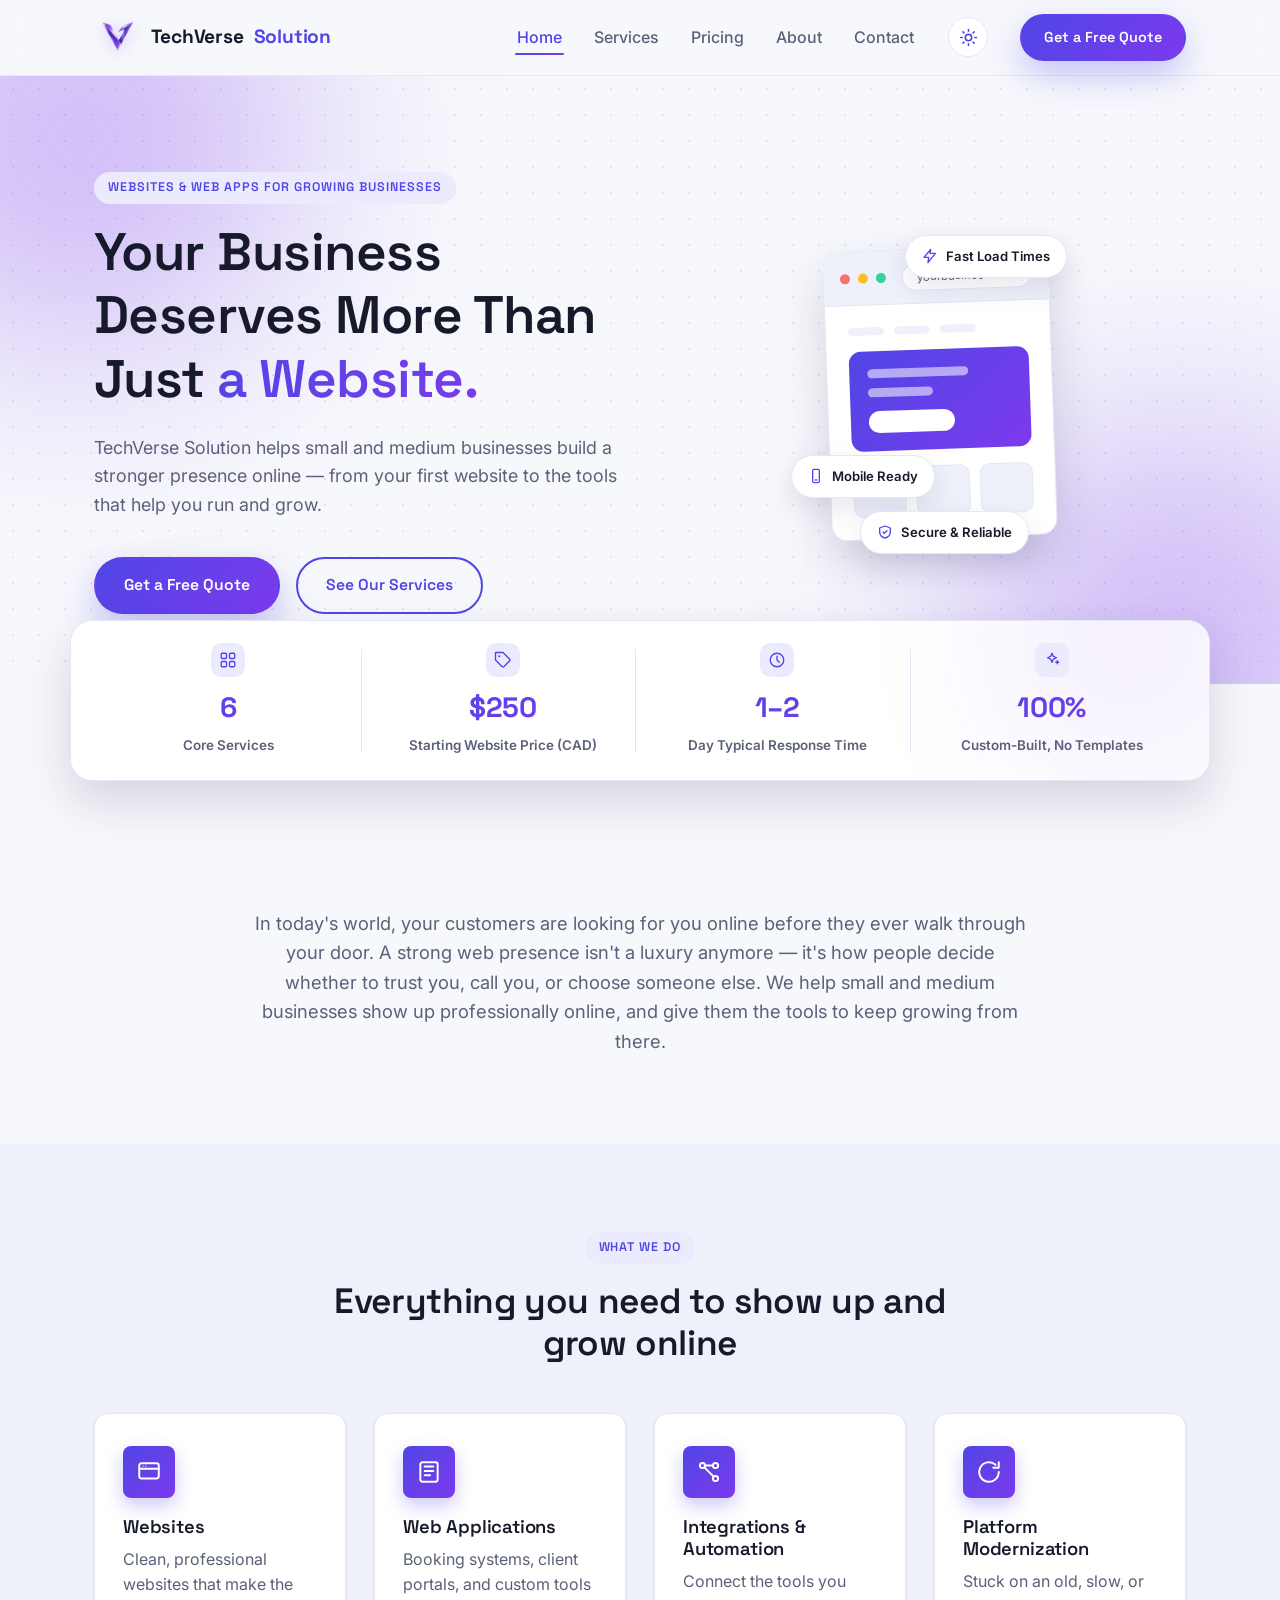
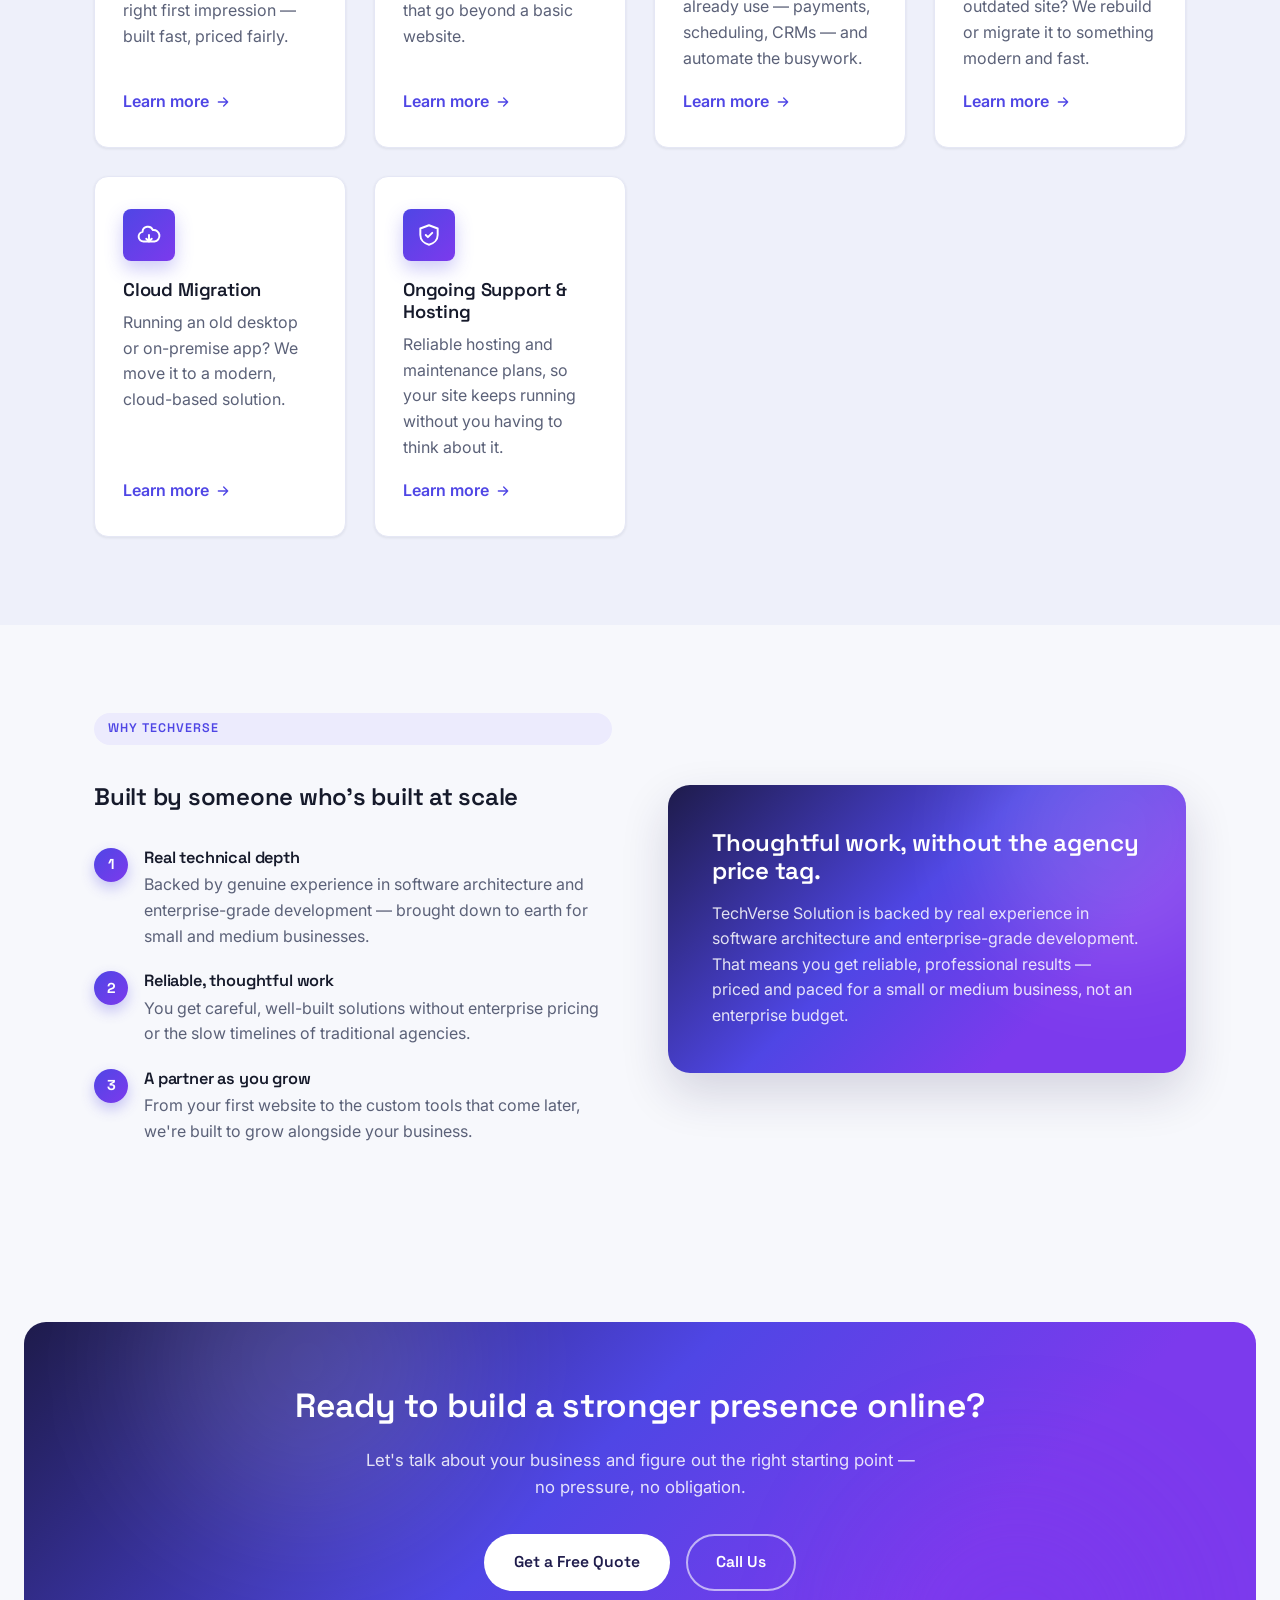
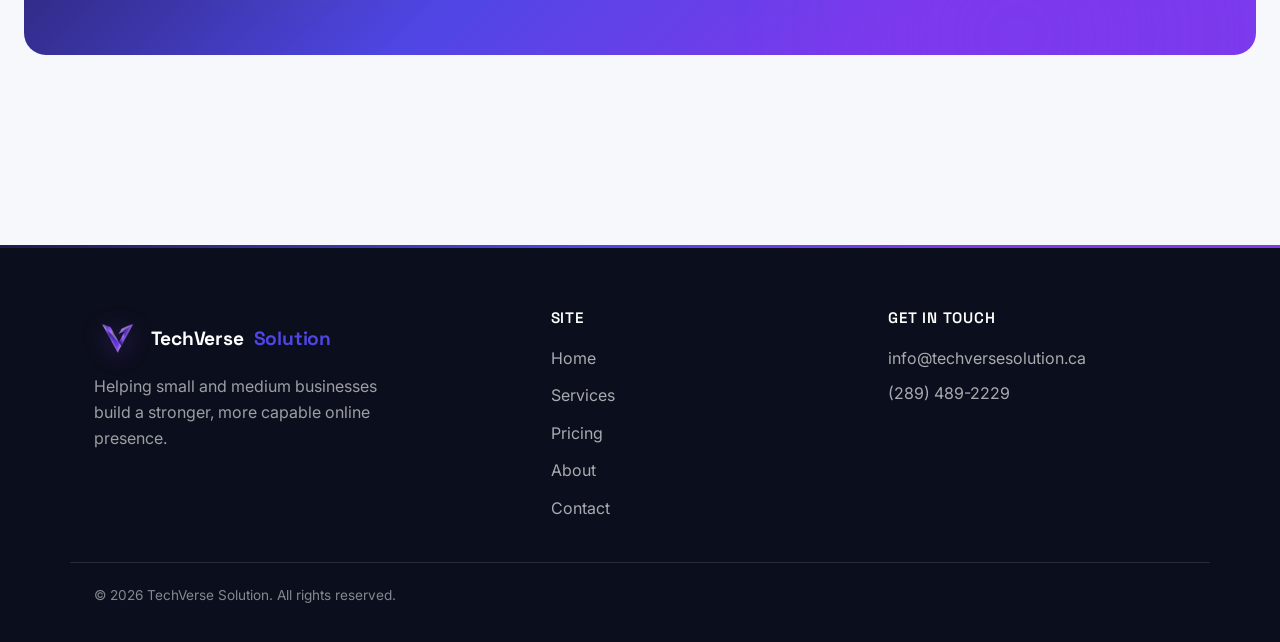
<file: index.html>
<!DOCTYPE html>
<html lang="en">
<head>
<meta charset="UTF-8" />
<script>document.documentElement.classList.add('js');</script>
<script>
(function () {
  var theme = null;
  try { theme = localStorage.getItem('tv-theme'); } catch (e) {}
  if (theme !== 'light' && theme !== 'dark') {
    var hour = new Date().getHours();
    theme = (hour >= 7 && hour < 19) ? 'light' : 'dark';
  }
  document.documentElement.setAttribute('data-theme', theme);
})();
</script>
<meta name="viewport" content="width=device-width, initial-scale=1.0" />
<title>TechVerse Solution | Websites &amp; Web Apps for Small Businesses</title>
<meta name="description" content="TechVerse Solution helps small and medium businesses build a stronger online presence — from professional websites to booking systems, integrations, and ongoing support." />
<link rel="preconnect" href="https://fonts.googleapis.com" />
<link rel="preconnect" href="https://fonts.gstatic.com" crossorigin />
<link href="https://fonts.googleapis.com/css2?family=Inter:wght@400;500;600;700&family=Space+Grotesk:wght@500;600;700&display=swap" rel="stylesheet" />
<link rel="stylesheet" href="css/styles.css" />
<link rel="icon" type="image/x-icon" href="favicon.ico" />
<link rel="icon" type="image/png" sizes="32x32" href="favicon-32x32.png" />
<link rel="icon" type="image/png" sizes="16x16" href="favicon-16x16.png" />
<link rel="apple-touch-icon" href="apple-touch-icon.png" />
</head>
<body>

<svg width="0" height="0" style="position:absolute" aria-hidden="true"><defs><linearGradient id="tvGrad" x1="0" y1="0" x2="1" y2="1"><stop offset="0%" stop-color="#4f46e5"/><stop offset="100%" stop-color="#7c3aed"/></linearGradient></defs></svg>

<header class="site-header">
  <div class="container header-inner">
    <a href="index.html" class="logo"><img class="logo-icon" src="img/v-logo.png" alt="TechVerse Solution logo" />TechVerse <span>Solution</span></a>
    <button class="nav-toggle" id="navToggle" aria-label="Toggle navigation" aria-expanded="false">
      <span></span><span></span><span></span>
    </button>
    <nav class="site-nav" id="siteNav">
      <ul>
        <li><a href="index.html" class="active" aria-current="page">Home</a></li>
        <li><a href="services.html">Services</a></li>
        <li><a href="pricing.html">Pricing</a></li>
        <li><a href="about.html">About</a></li>
        <li><a href="contact.html">Contact</a></li>
      </ul>
      <button type="button" class="theme-toggle" id="themeToggle" aria-label="Switch to dark mode" title="Switch to dark mode">
        <svg class="icon-sun" viewBox="0 0 24 24" fill="none" stroke="currentColor" stroke-width="2" stroke-linecap="round" stroke-linejoin="round"><circle cx="12" cy="12" r="4"/><path d="M12 2v2M12 20v2M4.93 4.93l1.41 1.41M17.66 17.66l1.41 1.41M2 12h2M20 12h2M6.34 17.66l-1.41 1.41M19.07 4.93l-1.41 1.41"/></svg>
        <svg class="icon-moon" viewBox="0 0 24 24" fill="none" stroke="currentColor" stroke-width="2" stroke-linecap="round" stroke-linejoin="round"><path d="M21 12.79A9 9 0 1 1 11.21 3a7 7 0 0 0 9.79 9.79Z"/></svg>
      </button>
      <a href="contact.html" class="btn btn-primary nav-cta">Get a Free Quote</a>
    </nav>
  </div>
</header>

<main>

  <!-- Hero -->
  <section class="hero">
    <div class="container hero-grid">
      <div class="hero-copy">
        <span class="eyebrow">Websites &amp; Web Apps for Growing Businesses</span>
        <h1>Your Business Deserves More Than Just <span class="text-gradient">a Website.</span></h1>
        <p class="lead">TechVerse Solution helps small and medium businesses build a stronger presence online — from your first website to the tools that help you run and grow.</p>
        <div class="cta-row">
          <a href="contact.html" class="btn btn-primary">Get a Free Quote</a>
          <a href="services.html" class="btn btn-secondary">See Our Services</a>
        </div>
      </div>
      <div class="hero-visual">
        <div class="browser-mock">
          <div class="browser-bar">
            <span class="dot dot-red"></span><span class="dot dot-yellow"></span><span class="dot dot-green"></span>
            <div class="browser-url">yourbusiness.com</div>
          </div>
          <div class="browser-body">
            <div class="mock-nav"><span></span><span></span><span></span></div>
            <div class="mock-hero">
              <div class="mock-line w-70"></div>
              <div class="mock-line w-50"></div>
              <div class="mock-btn"></div>
            </div>
            <div class="mock-grid">
              <div class="mock-card"></div>
              <div class="mock-card"></div>
              <div class="mock-card"></div>
            </div>
          </div>
        </div>
        <span class="floating-chip chip-1">
          <svg viewBox="0 0 24 24" fill="none" stroke="currentColor" stroke-width="2" stroke-linecap="round" stroke-linejoin="round"><path d="M13 2 3 14h7l-1 8 11-14h-8l1-6Z"/></svg>
          Fast Load Times
        </span>
        <span class="floating-chip chip-2">
          <svg viewBox="0 0 24 24" fill="none" stroke="currentColor" stroke-width="2" stroke-linecap="round" stroke-linejoin="round"><rect x="7" y="2" width="10" height="20" rx="2"/><path d="M11 18h2"/></svg>
          Mobile Ready
        </span>
        <span class="floating-chip chip-3">
          <svg viewBox="0 0 24 24" fill="none" stroke="currentColor" stroke-width="2" stroke-linecap="round" stroke-linejoin="round"><path d="M12 3 4 6v6c0 4.4 3.4 7.9 8 9 4.6-1.1 8-4.6 8-9V6l-8-3Z"/><path d="m9 12 2 2 4-4"/></svg>
          Secure &amp; Reliable
        </span>
      </div>
    </div>
  </section>

  <!-- Stats strip -->
  <section class="stats-strip">
    <div class="container stats-grid">
      <div class="stat">
        <div class="stat-icon">
          <svg viewBox="0 0 24 24" fill="none" stroke="currentColor" stroke-width="1.8" stroke-linecap="round" stroke-linejoin="round"><rect x="3" y="3" width="7" height="7" rx="1.5"/><rect x="14" y="3" width="7" height="7" rx="1.5"/><rect x="3" y="14" width="7" height="7" rx="1.5"/><rect x="14" y="14" width="7" height="7" rx="1.5"/></svg>
        </div>
        <span class="stat-num">6</span>
        <span class="stat-label">Core Services</span>
      </div>
      <div class="stat">
        <div class="stat-icon">
          <svg viewBox="0 0 24 24" fill="none" stroke="currentColor" stroke-width="1.8" stroke-linecap="round" stroke-linejoin="round"><path d="m20.59 13.41-7.17 7.17a2 2 0 0 1-2.83 0L2 12V2h10l8.59 8.59a2 2 0 0 1 0 2.82Z"/><circle cx="7" cy="7" r="1.4" fill="currentColor" stroke="none"/></svg>
        </div>
        <span class="stat-num">$250</span>
        <span class="stat-label">Starting Website Price (CAD)</span>
      </div>
      <div class="stat">
        <div class="stat-icon">
          <svg viewBox="0 0 24 24" fill="none" stroke="currentColor" stroke-width="1.8" stroke-linecap="round" stroke-linejoin="round"><circle cx="12" cy="12" r="9"/><path d="M12 7v5l3 3"/></svg>
        </div>
        <span class="stat-num">1–2</span>
        <span class="stat-label">Day Typical Response Time</span>
      </div>
      <div class="stat">
        <div class="stat-icon">
          <svg viewBox="0 0 24 24" fill="none" stroke="currentColor" stroke-width="1.8" stroke-linecap="round" stroke-linejoin="round"><path d="m12 3 1.9 4.3L18 9l-4.1 1.7L12 15l-1.9-4.3L6 9l4.1-1.7L12 3Z"/><path d="M19 13v4M17 15h4"/></svg>
        </div>
        <span class="stat-num">100%</span>
        <span class="stat-label">Custom-Built, No Templates</span>
      </div>
    </div>
  </section>

  <!-- Intro -->
  <section class="intro">
    <div class="container">
      <p>In today's world, your customers are looking for you online before they ever walk through your door. A strong web presence isn't a luxury anymore — it's how people decide whether to trust you, call you, or choose someone else. We help small and medium businesses show up professionally online, and give them the tools to keep growing from there.</p>
    </div>
  </section>

  <!-- Services overview -->
  <section class="section-alt">
    <div class="container">
      <div class="section-head">
        <span class="eyebrow">What We Do</span>
        <h2>Everything you need to show up and grow online</h2>
      </div>
      <div class="card-grid">

        <a href="services.html#website-design" class="card">
          <div class="card-icon">
            <svg viewBox="0 0 24 24" fill="none" stroke="currentColor" stroke-width="1.8" stroke-linecap="round" stroke-linejoin="round"><rect x="3" y="4" width="18" height="14" rx="2"/><path d="M3 9h18"/><circle cx="6.5" cy="6.5" r="0.6" fill="currentColor" stroke="none"/><circle cx="9" cy="6.5" r="0.6" fill="currentColor" stroke="none"/></svg>
          </div>
          <h3>Websites</h3>
          <p>Clean, professional websites that make the right first impression — built fast, priced fairly.</p>
          <span class="card-link">Learn more <svg viewBox="0 0 24 24" fill="none" stroke="currentColor" stroke-width="2" stroke-linecap="round" stroke-linejoin="round"><path d="M5 12h14M13 6l6 6-6 6"/></svg></span>
        </a>

        <a href="services.html#web-applications" class="card">
          <div class="card-icon">
            <svg viewBox="0 0 24 24" fill="none" stroke="currentColor" stroke-width="1.8" stroke-linecap="round" stroke-linejoin="round"><rect x="4" y="3" width="16" height="18" rx="2"/><path d="M8 7h8M8 11h8M8 15h5"/></svg>
          </div>
          <h3>Web Applications</h3>
          <p>Booking systems, client portals, and custom tools that go beyond a basic website.</p>
          <span class="card-link">Learn more <svg viewBox="0 0 24 24" fill="none" stroke="currentColor" stroke-width="2" stroke-linecap="round" stroke-linejoin="round"><path d="M5 12h14M13 6l6 6-6 6"/></svg></span>
        </a>

        <a href="services.html#integrations-automation" class="card">
          <div class="card-icon">
            <svg viewBox="0 0 24 24" fill="none" stroke="currentColor" stroke-width="1.8" stroke-linecap="round" stroke-linejoin="round"><circle cx="6" cy="6" r="2.4"/><circle cx="18" cy="18" r="2.4"/><path d="M7.7 7.7 16.3 16.3"/><circle cx="18" cy="6" r="2.4"/><path d="M8 6h7.6"/></svg>
          </div>
          <h3>Integrations &amp; Automation</h3>
          <p>Connect the tools you already use — payments, scheduling, CRMs — and automate the busywork.</p>
          <span class="card-link">Learn more <svg viewBox="0 0 24 24" fill="none" stroke="currentColor" stroke-width="2" stroke-linecap="round" stroke-linejoin="round"><path d="M5 12h14M13 6l6 6-6 6"/></svg></span>
        </a>

        <a href="services.html#modernization" class="card">
          <div class="card-icon">
            <svg viewBox="0 0 24 24" fill="none" stroke="currentColor" stroke-width="1.8" stroke-linecap="round" stroke-linejoin="round"><path d="M21 12a9 9 0 1 1-3-6.7"/><path d="M21 3v5h-5"/></svg>
          </div>
          <h3>Platform Modernization</h3>
          <p>Stuck on an old, slow, or outdated site? We rebuild or migrate it to something modern and fast.</p>
          <span class="card-link">Learn more <svg viewBox="0 0 24 24" fill="none" stroke="currentColor" stroke-width="2" stroke-linecap="round" stroke-linejoin="round"><path d="M5 12h14M13 6l6 6-6 6"/></svg></span>
        </a>

        <a href="services.html#cloud-migration" class="card">
          <div class="card-icon">
            <svg viewBox="0 0 24 24" fill="none" stroke="currentColor" stroke-width="1.8" stroke-linecap="round" stroke-linejoin="round"><path d="M7 18a4.5 4.5 0 0 1-1-8.9 5 5 0 0 1 9.6-1.7A4 4 0 0 1 17 18H7Z"/><path d="M12 12v6M9.5 15.5 12 18l2.5-2.5"/></svg>
          </div>
          <h3>Cloud Migration</h3>
          <p>Running an old desktop or on-premise app? We move it to a modern, cloud-based solution.</p>
          <span class="card-link">Learn more <svg viewBox="0 0 24 24" fill="none" stroke="currentColor" stroke-width="2" stroke-linecap="round" stroke-linejoin="round"><path d="M5 12h14M13 6l6 6-6 6"/></svg></span>
        </a>

        <a href="services.html#hosting-maintenance" class="card">
          <div class="card-icon">
            <svg viewBox="0 0 24 24" fill="none" stroke="currentColor" stroke-width="1.8" stroke-linecap="round" stroke-linejoin="round"><path d="M12 3 4 6v6c0 4.4 3.4 7.9 8 9 4.6-1.1 8-4.6 8-9V6l-8-3Z"/><path d="m9 12 2 2 4-4"/></svg>
          </div>
          <h3>Ongoing Support &amp; Hosting</h3>
          <p>Reliable hosting and maintenance plans, so your site keeps running without you having to think about it.</p>
          <span class="card-link">Learn more <svg viewBox="0 0 24 24" fill="none" stroke="currentColor" stroke-width="2" stroke-linecap="round" stroke-linejoin="round"><path d="M5 12h14M13 6l6 6-6 6"/></svg></span>
        </a>

      </div>
    </div>
  </section>

  <!-- Why TechVerse -->
  <section>
    <div class="container">
      <div class="why-block">
        <div class="why-list">
          <span class="eyebrow">Why TechVerse</span>
          <h2>Built by someone who's built at scale</h2>
          <div class="item">
            <span class="num">1</span>
            <div>
              <h4>Real technical depth</h4>
              <p>Backed by genuine experience in software architecture and enterprise-grade development — brought down to earth for small and medium businesses.</p>
            </div>
          </div>
          <div class="item">
            <span class="num">2</span>
            <div>
              <h4>Reliable, thoughtful work</h4>
              <p>You get careful, well-built solutions without enterprise pricing or the slow timelines of traditional agencies.</p>
            </div>
          </div>
          <div class="item">
            <span class="num">3</span>
            <div>
              <h4>A partner as you grow</h4>
              <p>From your first website to the custom tools that come later, we're built to grow alongside your business.</p>
            </div>
          </div>
        </div>
        <div class="panel">
          <h3>Thoughtful work, without the agency price tag.</h3>
          <p>TechVerse Solution is backed by real experience in software architecture and enterprise-grade development. That means you get reliable, professional results — priced and paced for a small or medium business, not an enterprise budget.</p>
        </div>
      </div>
    </div>
  </section>

  <!-- Closing CTA -->
  <section class="cta-section">
    <div class="cta-banner">
      <h2>Ready to build a stronger presence online?</h2>
      <p>Let's talk about your business and figure out the right starting point — no pressure, no obligation.</p>
      <div class="cta-row">
        <a href="contact.html" class="btn btn-on-dark">Get a Free Quote</a>
        <a href="tel:+12894892229" class="btn btn-outline-on-dark">Call Us</a>
      </div>
    </div>
  </section>

</main>

<footer class="site-footer">
  <div class="container footer-inner">
    <div class="footer-brand">
      <p class="logo"><img class="logo-icon" src="img/v-logo.png" alt="TechVerse Solution logo" />TechVerse <span>Solution</span></p>
      <p>Helping small and medium businesses build a stronger, more capable online presence.</p>
    </div>
    <div class="footer-links">
      <h3>Site</h3>
      <ul>
        <li><a href="index.html">Home</a></li>
        <li><a href="services.html">Services</a></li>
        <li><a href="pricing.html">Pricing</a></li>
        <li><a href="about.html">About</a></li>
        <li><a href="contact.html">Contact</a></li>
      </ul>
    </div>
    <div class="footer-contact">
      <h3>Get in Touch</h3>
      <p><a href="mailto:info@techversesolution.ca">info@techversesolution.ca</a></p>
      <p><a href="tel:+12894892229">(289) 489-2229</a></p>
    </div>
  </div>
  <div class="footer-bottom container">
    <p>&copy; <span id="year"></span> TechVerse Solution. All rights reserved.</p>
  </div>
</footer>

<script src="js/main.js"></script>
</body>
</html>
</file>
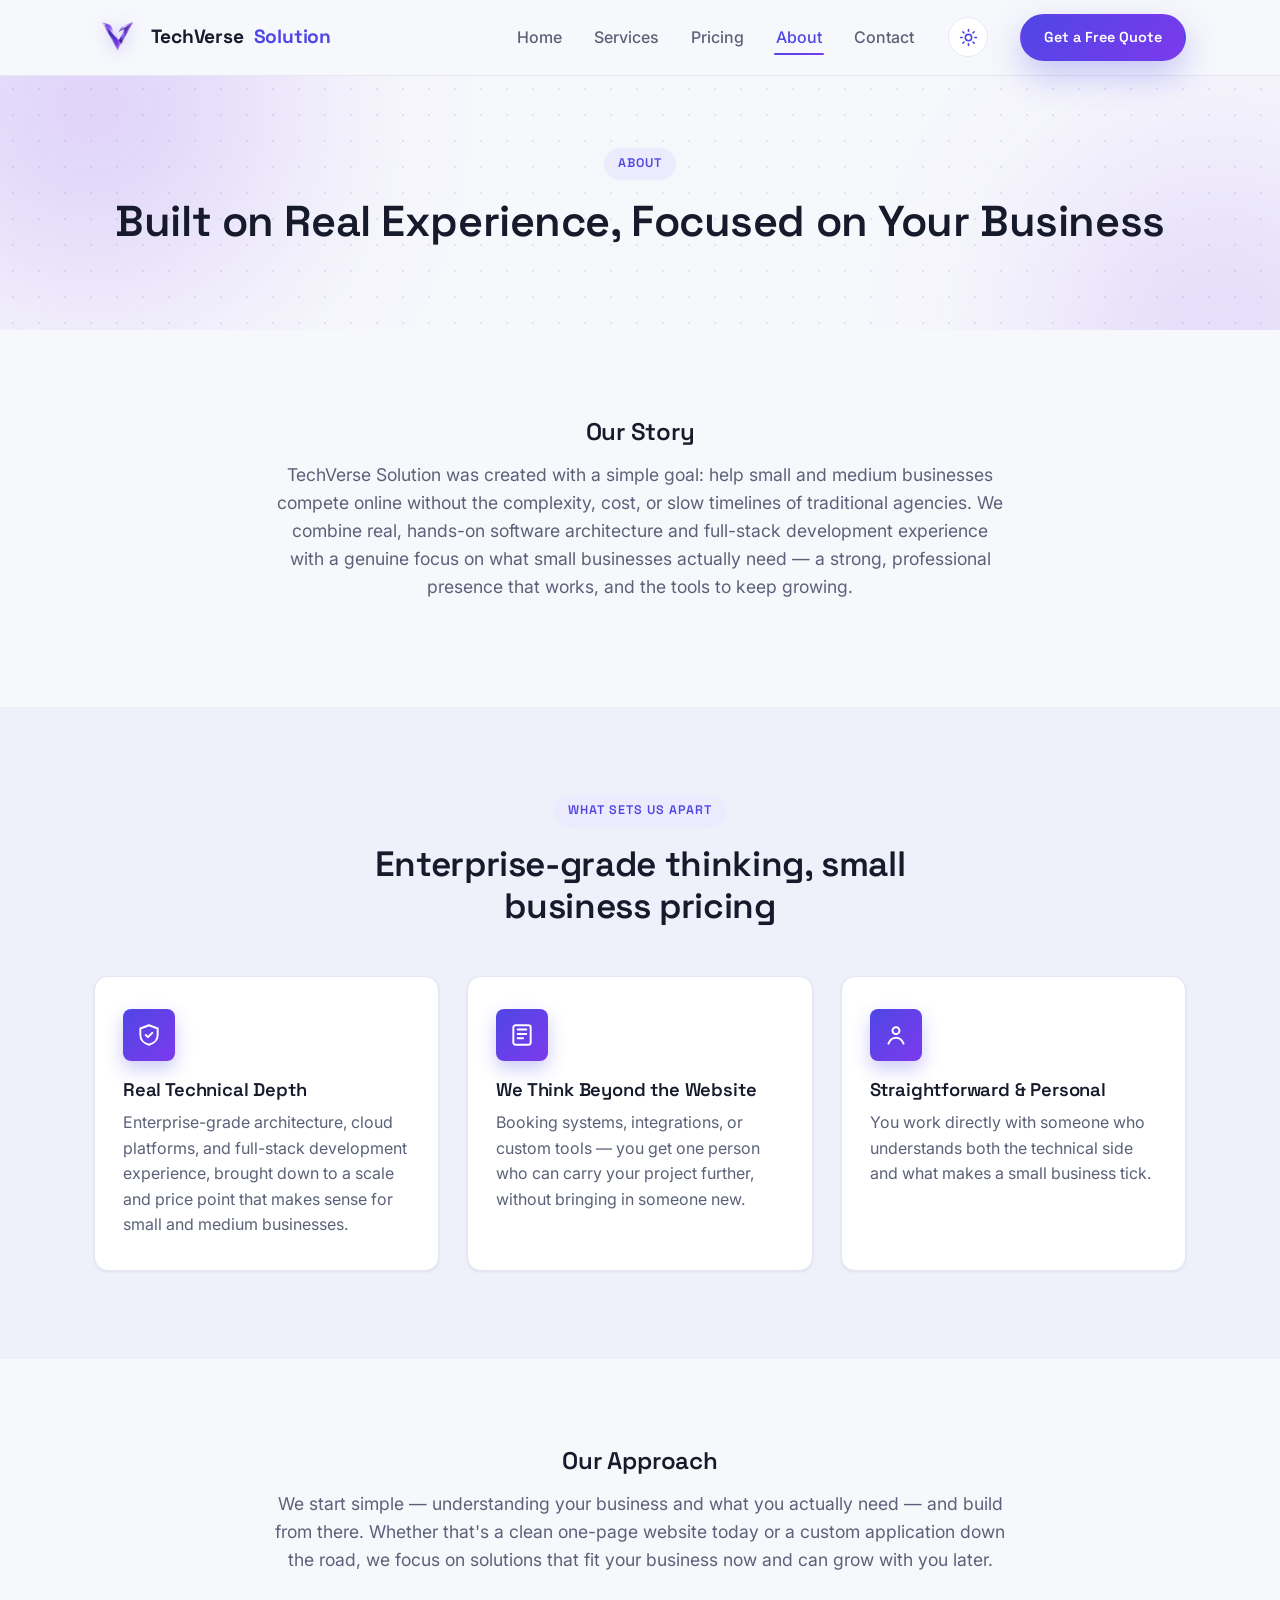
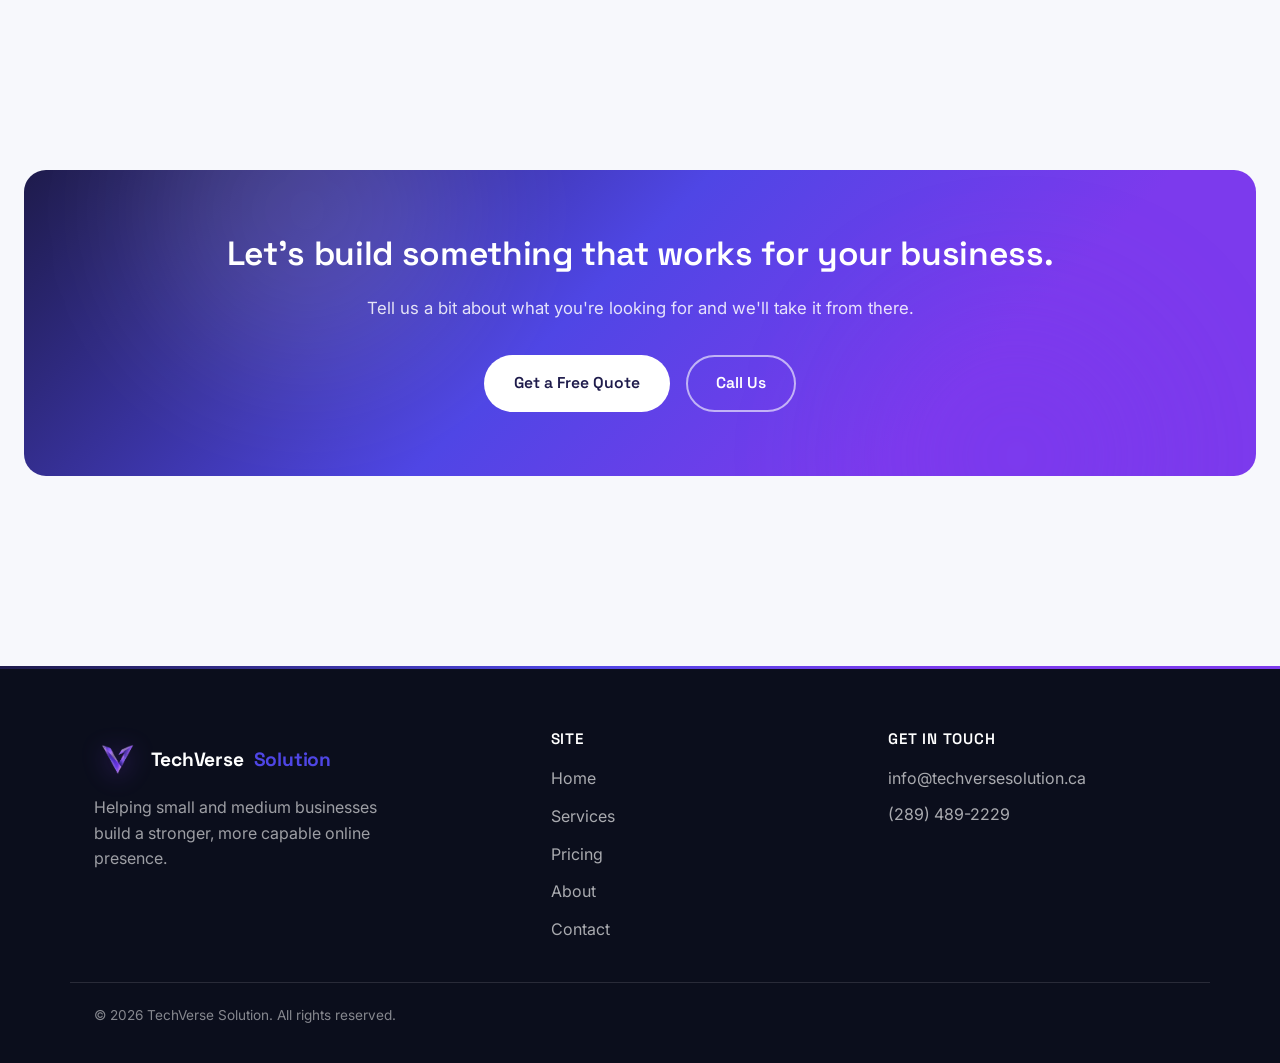
<file: about.html>
<!DOCTYPE html>
<html lang="en">
<head>
<meta charset="UTF-8" />
<script>document.documentElement.classList.add('js');</script>
<script>
(function () {
  var theme = null;
  try { theme = localStorage.getItem('tv-theme'); } catch (e) {}
  if (theme !== 'light' && theme !== 'dark') {
    var hour = new Date().getHours();
    theme = (hour >= 7 && hour < 19) ? 'light' : 'dark';
  }
  document.documentElement.setAttribute('data-theme', theme);
})();
</script>
<meta name="viewport" content="width=device-width, initial-scale=1.0" />
<title>About | TechVerse Solution</title>
<meta name="description" content="TechVerse Solution was built to help small and medium businesses compete online without the complexity, cost, or slow timelines of traditional agencies." />
<link rel="preconnect" href="https://fonts.googleapis.com" />
<link rel="preconnect" href="https://fonts.gstatic.com" crossorigin />
<link href="https://fonts.googleapis.com/css2?family=Inter:wght@400;500;600;700&family=Space+Grotesk:wght@500;600;700&display=swap" rel="stylesheet" />
<link rel="stylesheet" href="css/styles.css" />
<link rel="icon" type="image/x-icon" href="favicon.ico" />
<link rel="icon" type="image/png" sizes="32x32" href="favicon-32x32.png" />
<link rel="icon" type="image/png" sizes="16x16" href="favicon-16x16.png" />
<link rel="apple-touch-icon" href="apple-touch-icon.png" />
</head>
<body>

<svg width="0" height="0" style="position:absolute" aria-hidden="true"><defs><linearGradient id="tvGrad" x1="0" y1="0" x2="1" y2="1"><stop offset="0%" stop-color="#4f46e5"/><stop offset="100%" stop-color="#7c3aed"/></linearGradient></defs></svg>

<header class="site-header">
  <div class="container header-inner">
    <a href="index.html" class="logo"><img class="logo-icon" src="img/v-logo.png" alt="TechVerse Solution logo" />TechVerse <span>Solution</span></a>
    <button class="nav-toggle" id="navToggle" aria-label="Toggle navigation" aria-expanded="false">
      <span></span><span></span><span></span>
    </button>
    <nav class="site-nav" id="siteNav">
      <ul>
        <li><a href="index.html">Home</a></li>
        <li><a href="services.html">Services</a></li>
        <li><a href="pricing.html">Pricing</a></li>
        <li><a href="about.html" class="active" aria-current="page">About</a></li>
        <li><a href="contact.html">Contact</a></li>
      </ul>
      <button type="button" class="theme-toggle" id="themeToggle" aria-label="Switch to dark mode" title="Switch to dark mode">
        <svg class="icon-sun" viewBox="0 0 24 24" fill="none" stroke="currentColor" stroke-width="2" stroke-linecap="round" stroke-linejoin="round"><circle cx="12" cy="12" r="4"/><path d="M12 2v2M12 20v2M4.93 4.93l1.41 1.41M17.66 17.66l1.41 1.41M2 12h2M20 12h2M6.34 17.66l-1.41 1.41M19.07 4.93l-1.41 1.41"/></svg>
        <svg class="icon-moon" viewBox="0 0 24 24" fill="none" stroke="currentColor" stroke-width="2" stroke-linecap="round" stroke-linejoin="round"><path d="M21 12.79A9 9 0 1 1 11.21 3a7 7 0 0 0 9.79 9.79Z"/></svg>
      </button>
      <a href="contact.html" class="btn btn-primary nav-cta">Get a Free Quote</a>
    </nav>
  </div>
</header>

<main>

  <section class="page-hero">
    <div class="container">
      <span class="eyebrow">About</span>
      <h1>Built on Real Experience, Focused on Your Business</h1>
    </div>
  </section>

  <section>
    <div class="container story-block">
      <h2>Our Story</h2>
      <p>TechVerse Solution was created with a simple goal: help small and medium businesses compete online without the complexity, cost, or slow timelines of traditional agencies. We combine real, hands-on software architecture and full-stack development experience with a genuine focus on what small businesses actually need — a strong, professional presence that works, and the tools to keep growing.</p>
    </div>
  </section>

  <section class="section-alt">
    <div class="container">
      <div class="section-head">
        <span class="eyebrow">What Sets Us Apart</span>
        <h2>Enterprise-grade thinking, small business pricing</h2>
      </div>
      <div class="apart-grid">

        <div class="card">
          <div class="card-icon">
            <svg viewBox="0 0 24 24" fill="none" stroke="currentColor" stroke-width="1.8" stroke-linecap="round" stroke-linejoin="round"><path d="M12 3 4 6v6c0 4.4 3.4 7.9 8 9 4.6-1.1 8-4.6 8-9V6l-8-3Z"/><path d="m9 12 2 2 4-4"/></svg>
          </div>
          <h3>Real Technical Depth</h3>
          <p>Enterprise-grade architecture, cloud platforms, and full-stack development experience, brought down to a scale and price point that makes sense for small and medium businesses.</p>
        </div>

        <div class="card">
          <div class="card-icon">
            <svg viewBox="0 0 24 24" fill="none" stroke="currentColor" stroke-width="1.8" stroke-linecap="round" stroke-linejoin="round"><rect x="4" y="3" width="16" height="18" rx="2"/><path d="M8 7h8M8 11h8M8 15h5"/></svg>
          </div>
          <h3>We Think Beyond the Website</h3>
          <p>Booking systems, integrations, or custom tools — you get one person who can carry your project further, without bringing in someone new.</p>
        </div>

        <div class="card">
          <div class="card-icon">
            <svg viewBox="0 0 24 24" fill="none" stroke="currentColor" stroke-width="1.8" stroke-linecap="round" stroke-linejoin="round"><circle cx="12" cy="8" r="3.2"/><path d="M5 20c1.4-3.6 4.2-5.5 7-5.5s5.6 1.9 7 5.5"/></svg>
          </div>
          <h3>Straightforward &amp; Personal</h3>
          <p>You work directly with someone who understands both the technical side and what makes a small business tick.</p>
        </div>

      </div>
    </div>
  </section>

  <section>
    <div class="container story-block">
      <h2>Our Approach</h2>
      <p>We start simple — understanding your business and what you actually need — and build from there. Whether that's a clean one-page website today or a custom application down the road, we focus on solutions that fit your business now and can grow with you later.</p>
    </div>
  </section>

  <section class="cta-section">
    <div class="cta-banner">
      <h2>Let's build something that works for your business.</h2>
      <p>Tell us a bit about what you're looking for and we'll take it from there.</p>
      <div class="cta-row">
        <a href="contact.html" class="btn btn-on-dark">Get a Free Quote</a>
        <a href="tel:+12894892229" class="btn btn-outline-on-dark">Call Us</a>
      </div>
    </div>
  </section>

</main>

<footer class="site-footer">
  <div class="container footer-inner">
    <div class="footer-brand">
      <p class="logo"><img class="logo-icon" src="img/v-logo.png" alt="TechVerse Solution logo" />TechVerse <span>Solution</span></p>
      <p>Helping small and medium businesses build a stronger, more capable online presence.</p>
    </div>
    <div class="footer-links">
      <h3>Site</h3>
      <ul>
        <li><a href="index.html">Home</a></li>
        <li><a href="services.html">Services</a></li>
        <li><a href="pricing.html">Pricing</a></li>
        <li><a href="about.html">About</a></li>
        <li><a href="contact.html">Contact</a></li>
      </ul>
    </div>
    <div class="footer-contact">
      <h3>Get in Touch</h3>
      <p><a href="mailto:info@techversesolution.ca">info@techversesolution.ca</a></p>
      <p><a href="tel:+12894892229">(289) 489-2229</a></p>
    </div>
  </div>
  <div class="footer-bottom container">
    <p>&copy; <span id="year"></span> TechVerse Solution. All rights reserved.</p>
  </div>
</footer>

<script src="js/main.js"></script>
</body>
</html>
</file>
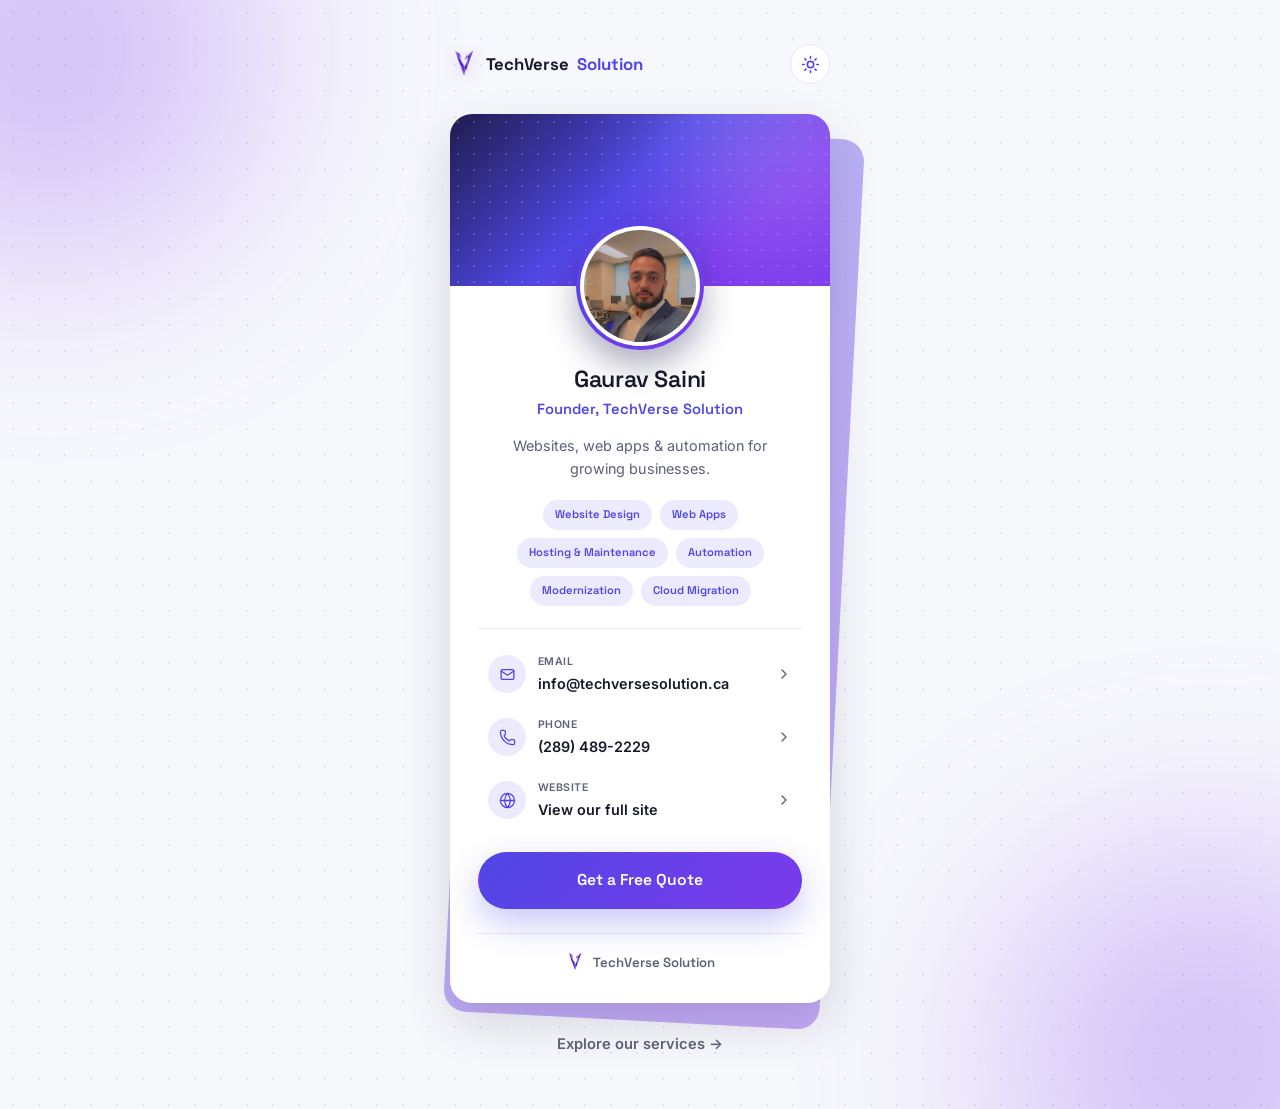
<file: card.html>
<!DOCTYPE html>
<html lang="en">
<head>
<meta charset="UTF-8" />
<script>document.documentElement.classList.add('js');</script>
<script>
(function () {
  var theme = null;
  try { theme = localStorage.getItem('tv-theme'); } catch (e) {}
  if (theme !== 'light' && theme !== 'dark') {
    var hour = new Date().getHours();
    theme = (hour >= 7 && hour < 19) ? 'light' : 'dark';
  }
  document.documentElement.setAttribute('data-theme', theme);
})();
</script>
<meta name="viewport" content="width=device-width, initial-scale=1.0" />
<title>Gaurav Saini | TechVerse Solution</title>
<meta name="description" content="Gaurav Saini — Founder of TechVerse Solution. Get in touch by email, phone, or explore our web design & development services." />
<meta name="theme-color" content="#1e1b4b" />
<meta property="og:type" content="profile" />
<meta property="og:title" content="Gaurav Saini | TechVerse Solution" />
<meta property="og:description" content="Founder, TechVerse Solution — websites, web apps &amp; automation for growing businesses." />
<link rel="preconnect" href="https://fonts.googleapis.com" />
<link rel="preconnect" href="https://fonts.gstatic.com" crossorigin />
<link href="https://fonts.googleapis.com/css2?family=Inter:wght@400;500;600;700&family=Space+Grotesk:wght@500;600;700&display=swap" rel="stylesheet" />
<link rel="stylesheet" href="css/styles.css" />
<link rel="icon" type="image/x-icon" href="favicon.ico" />
<link rel="icon" type="image/png" sizes="32x32" href="favicon-32x32.png" />
<link rel="icon" type="image/png" sizes="16x16" href="favicon-16x16.png" />
<link rel="apple-touch-icon" href="apple-touch-icon.png" />
</head>
<body class="card-page">

<svg width="0" height="0" style="position:absolute" aria-hidden="true">
  <defs>
    <linearGradient id="tvGrad" x1="0" y1="0" x2="1" y2="1">
      <stop offset="0%" stop-color="#4f46e5"/>
      <stop offset="100%" stop-color="#7c3aed"/>
    </linearGradient>
    <filter id="grainFilter">
      <feTurbulence type="fractalNoise" baseFrequency="0.85" numOctaves="2" stitchTiles="stitch" result="noise"/>
      <feColorMatrix in="noise" type="matrix" values="0 0 0 0 1  0 0 0 0 1  0 0 0 0 1  0 0 0 0.06 0"/>
    </filter>
  </defs>
</svg>

<main class="card-shell">

  <div class="card-shell-top">
    <a href="index.html" class="card-shell-brand">
      <img class="logo-icon" src="img/v-logo.png" alt="TechVerse Solution logo" />
      TechVerse <span>Solution</span>
    </a>
    <button type="button" class="theme-toggle" id="themeToggle" aria-label="Switch to dark mode" title="Switch to dark mode">
      <svg class="icon-sun" viewBox="0 0 24 24" fill="none" stroke="currentColor" stroke-width="2" stroke-linecap="round" stroke-linejoin="round"><circle cx="12" cy="12" r="4"/><path d="M12 2v2M12 20v2M4.93 4.93l1.41 1.41M17.66 17.66l1.41 1.41M2 12h2M20 12h2M6.34 17.66l-1.41 1.41M19.07 4.93l-1.41 1.41"/></svg>
      <svg class="icon-moon" viewBox="0 0 24 24" fill="none" stroke="currentColor" stroke-width="2" stroke-linecap="round" stroke-linejoin="round"><path d="M21 12.79A9 9 0 1 1 11.21 3a7 7 0 0 0 9.79 9.79Z"/></svg>
    </button>
  </div>

  <div class="biz-card-wrap">
    <div class="biz-card-stack" aria-hidden="true"></div>

    <div class="biz-card">

      <div class="biz-card-hero">
        <div class="biz-card-noise" aria-hidden="true"></div>
      </div>

      <div class="biz-card-avatar">
        <div class="biz-card-avatar-ring">
          <div class="biz-card-avatar-inner">
            <span class="biz-card-avatar-fallback">GS</span>
            <img class="biz-card-avatar-photo" src="img/gaurav-saini.jpg" alt="Gaurav Saini" onload="this.classList.add('is-loaded')" onerror="this.remove()" />
          </div>
        </div>
      </div>

      <div class="biz-card-body">
        <h1>Gaurav Saini</h1>
        <p class="biz-card-role">Founder, TechVerse Solution</p>
        <p class="biz-card-tagline">Websites, web apps &amp; automation for growing businesses.</p>

        <div class="biz-card-tags">
          <span class="biz-card-tag">Website Design</span>
          <span class="biz-card-tag">Web Apps</span>
          <span class="biz-card-tag">Hosting &amp; Maintenance</span>
          <span class="biz-card-tag">Automation</span>
          <span class="biz-card-tag">Modernization</span>
          <span class="biz-card-tag">Cloud Migration</span>
        </div>

        <div class="biz-card-divider"></div>

        <div class="biz-card-contacts">
          <a href="mailto:info@techversesolution.ca" class="biz-card-contact-row">
            <span class="biz-card-contact-icon"><svg viewBox="0 0 24 24" fill="none" stroke="currentColor" stroke-width="1.8" stroke-linecap="round" stroke-linejoin="round"><rect x="3" y="5" width="18" height="14" rx="2"/><path d="m3 7 9 6 9-6"/></svg></span>
            <span class="biz-card-contact-text"><span class="label">Email</span><span class="value">info@techversesolution.ca</span></span>
            <svg class="chevron" viewBox="0 0 24 24" fill="none" stroke="currentColor" stroke-width="2" stroke-linecap="round" stroke-linejoin="round"><path d="m9 18 6-6-6-6"/></svg>
          </a>
          <a href="tel:+12894892229" class="biz-card-contact-row">
            <span class="biz-card-contact-icon"><svg viewBox="0 0 24 24" fill="none" stroke="currentColor" stroke-width="1.8" stroke-linecap="round" stroke-linejoin="round"><path d="M13.832 16.568a1 1 0 0 0 1.213-.303l.355-.465A2 2 0 0 1 17 15h3a2 2 0 0 1 2 2v3a2 2 0 0 1-2 2A18 18 0 0 1 2 4a2 2 0 0 1 2-2h3a2 2 0 0 1 2 2v3a2 2 0 0 1-.72 1.6l-.468.339a1 1 0 0 0-.29 1.276 11.6 11.6 0 0 0 6.312 6.313Z"/></svg></span>
            <span class="biz-card-contact-text"><span class="label">Phone</span><span class="value">(289) 489-2229</span></span>
            <svg class="chevron" viewBox="0 0 24 24" fill="none" stroke="currentColor" stroke-width="2" stroke-linecap="round" stroke-linejoin="round"><path d="m9 18 6-6-6-6"/></svg>
          </a>
          <a href="index.html" class="biz-card-contact-row">
            <span class="biz-card-contact-icon"><svg viewBox="0 0 24 24" fill="none" stroke="currentColor" stroke-width="1.8" stroke-linecap="round" stroke-linejoin="round"><circle cx="12" cy="12" r="10"/><line x1="2" y1="12" x2="22" y2="12"/><path d="M12 2a15.3 15.3 0 0 1 4 10 15.3 15.3 0 0 1-4 10 15.3 15.3 0 0 1-4-10 15.3 15.3 0 0 1 4-10z"/></svg></span>
            <span class="biz-card-contact-text"><span class="label">Website</span><span class="value">View our full site</span></span>
            <svg class="chevron" viewBox="0 0 24 24" fill="none" stroke="currentColor" stroke-width="2" stroke-linecap="round" stroke-linejoin="round"><path d="m9 18 6-6-6-6"/></svg>
          </a>
        </div>

        <a href="contact.html" class="btn btn-primary btn-block">Get a Free Quote</a>

        <div class="biz-card-footer">
          <img class="logo-icon-sm" src="img/v-logo.png" alt="TechVerse Solution logo" />
          TechVerse Solution
        </div>
      </div>
    </div>
  </div>

  <a href="services.html" class="card-shell-more">Explore our services →</a>

</main>

<script src="js/main.js"></script>
</body>
</html>
</file>
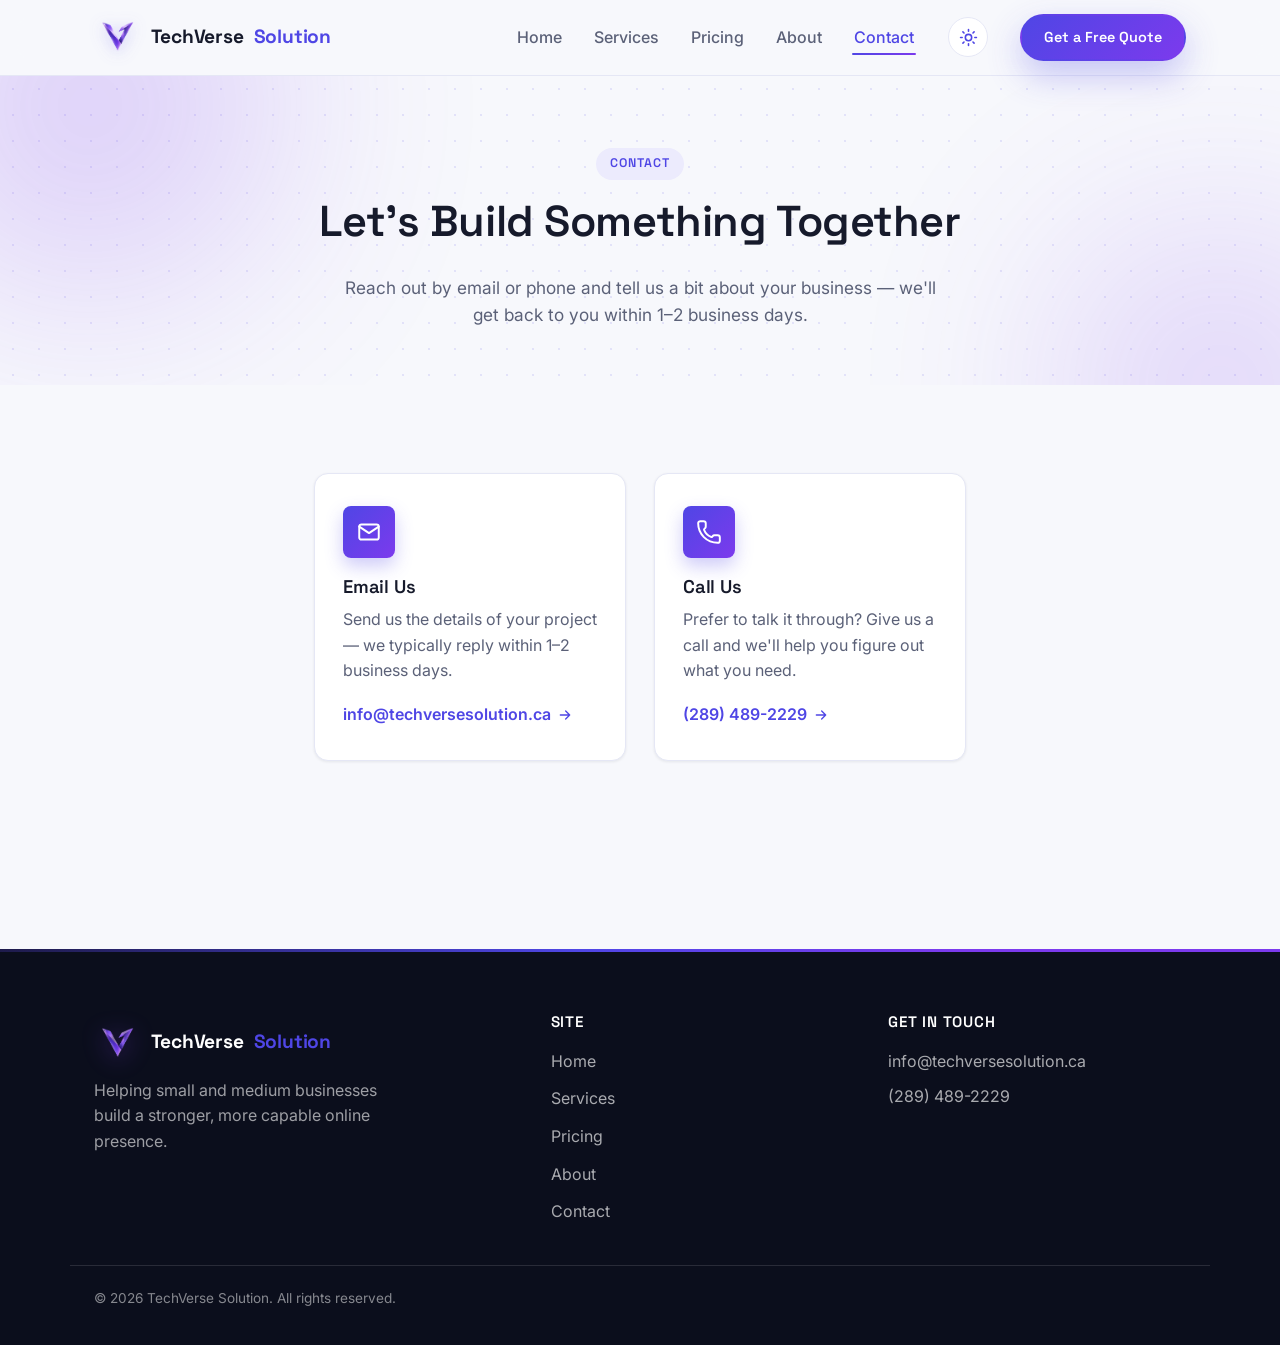
<file: contact.html>
<!DOCTYPE html>
<html lang="en">
<head>
<meta charset="UTF-8" />
<script>document.documentElement.classList.add('js');</script>
<script>
(function () {
  var theme = null;
  try { theme = localStorage.getItem('tv-theme'); } catch (e) {}
  if (theme !== 'light' && theme !== 'dark') {
    var hour = new Date().getHours();
    theme = (hour >= 7 && hour < 19) ? 'light' : 'dark';
  }
  document.documentElement.setAttribute('data-theme', theme);
})();
</script>
<meta name="viewport" content="width=device-width, initial-scale=1.0" />
<title>Contact | TechVerse Solution</title>
<meta name="description" content="Tell TechVerse Solution about your business and what you're looking for — websites, web apps, hosting & maintenance, or something else." />
<link rel="preconnect" href="https://fonts.googleapis.com" />
<link rel="preconnect" href="https://fonts.gstatic.com" crossorigin />
<link href="https://fonts.googleapis.com/css2?family=Inter:wght@400;500;600;700&family=Space+Grotesk:wght@500;600;700&display=swap" rel="stylesheet" />
<link rel="stylesheet" href="css/styles.css" />
<link rel="icon" type="image/x-icon" href="favicon.ico" />
<link rel="icon" type="image/png" sizes="32x32" href="favicon-32x32.png" />
<link rel="icon" type="image/png" sizes="16x16" href="favicon-16x16.png" />
<link rel="apple-touch-icon" href="apple-touch-icon.png" />
</head>
<body>

<svg width="0" height="0" style="position:absolute" aria-hidden="true"><defs><linearGradient id="tvGrad" x1="0" y1="0" x2="1" y2="1"><stop offset="0%" stop-color="#4f46e5"/><stop offset="100%" stop-color="#7c3aed"/></linearGradient></defs></svg>

<header class="site-header">
  <div class="container header-inner">
    <a href="index.html" class="logo"><img class="logo-icon" src="img/v-logo.png" alt="TechVerse Solution logo" />TechVerse <span>Solution</span></a>
    <button class="nav-toggle" id="navToggle" aria-label="Toggle navigation" aria-expanded="false">
      <span></span><span></span><span></span>
    </button>
    <nav class="site-nav" id="siteNav">
      <ul>
        <li><a href="index.html">Home</a></li>
        <li><a href="services.html">Services</a></li>
        <li><a href="pricing.html">Pricing</a></li>
        <li><a href="about.html">About</a></li>
        <li><a href="contact.html" class="active" aria-current="page">Contact</a></li>
      </ul>
      <button type="button" class="theme-toggle" id="themeToggle" aria-label="Switch to dark mode" title="Switch to dark mode">
        <svg class="icon-sun" viewBox="0 0 24 24" fill="none" stroke="currentColor" stroke-width="2" stroke-linecap="round" stroke-linejoin="round"><circle cx="12" cy="12" r="4"/><path d="M12 2v2M12 20v2M4.93 4.93l1.41 1.41M17.66 17.66l1.41 1.41M2 12h2M20 12h2M6.34 17.66l-1.41 1.41M19.07 4.93l-1.41 1.41"/></svg>
        <svg class="icon-moon" viewBox="0 0 24 24" fill="none" stroke="currentColor" stroke-width="2" stroke-linecap="round" stroke-linejoin="round"><path d="M21 12.79A9 9 0 1 1 11.21 3a7 7 0 0 0 9.79 9.79Z"/></svg>
      </button>
      <a href="contact.html" class="btn btn-primary nav-cta">Get a Free Quote</a>
    </nav>
  </div>
</header>

<main>

  <section class="page-hero">
    <div class="container">
      <span class="eyebrow">Contact</span>
      <h1>Let's Build Something Together</h1>
      <p>Reach out by email or phone and tell us a bit about your business — we'll get back to you within 1–2 business days.</p>
    </div>
  </section>

  <section>
    <div class="container card-grid contact-methods">

      <a href="mailto:info@techversesolution.ca" class="card">
        <div class="card-icon">
          <svg viewBox="0 0 24 24" fill="none" stroke="currentColor" stroke-width="1.8" stroke-linecap="round" stroke-linejoin="round"><rect x="3" y="5" width="18" height="14" rx="2"/><path d="m3 7 9 6 9-6"/></svg>
        </div>
        <h3>Email Us</h3>
        <p>Send us the details of your project — we typically reply within 1–2 business days.</p>
        <span class="card-link">info@techversesolution.ca <svg viewBox="0 0 24 24" fill="none" stroke="currentColor" stroke-width="2" stroke-linecap="round" stroke-linejoin="round"><path d="M5 12h14M13 6l6 6-6 6"/></svg></span>
      </a>

      <a href="tel:+12894892229" class="card">
        <div class="card-icon">
          <svg viewBox="0 0 24 24" fill="none" stroke="currentColor" stroke-width="1.8" stroke-linecap="round" stroke-linejoin="round"><path d="M13.832 16.568a1 1 0 0 0 1.213-.303l.355-.465A2 2 0 0 1 17 15h3a2 2 0 0 1 2 2v3a2 2 0 0 1-2 2A18 18 0 0 1 2 4a2 2 0 0 1 2-2h3a2 2 0 0 1 2 2v3a2 2 0 0 1-.72 1.6l-.468.339a1 1 0 0 0-.29 1.276 11.6 11.6 0 0 0 6.312 6.313Z"/></svg>
        </div>
        <h3>Call Us</h3>
        <p>Prefer to talk it through? Give us a call and we'll help you figure out what you need.</p>
        <span class="card-link">(289) 489-2229 <svg viewBox="0 0 24 24" fill="none" stroke="currentColor" stroke-width="2" stroke-linecap="round" stroke-linejoin="round"><path d="M5 12h14M13 6l6 6-6 6"/></svg></span>
      </a>

    </div>
  </section>

</main>

<footer class="site-footer">
  <div class="container footer-inner">
    <div class="footer-brand">
      <p class="logo"><img class="logo-icon" src="img/v-logo.png" alt="TechVerse Solution logo" />TechVerse <span>Solution</span></p>
      <p>Helping small and medium businesses build a stronger, more capable online presence.</p>
    </div>
    <div class="footer-links">
      <h3>Site</h3>
      <ul>
        <li><a href="index.html">Home</a></li>
        <li><a href="services.html">Services</a></li>
        <li><a href="pricing.html">Pricing</a></li>
        <li><a href="about.html">About</a></li>
        <li><a href="contact.html">Contact</a></li>
      </ul>
    </div>
    <div class="footer-contact">
      <h3>Get in Touch</h3>
      <p><a href="mailto:info@techversesolution.ca">info@techversesolution.ca</a></p>
      <p><a href="tel:+12894892229">(289) 489-2229</a></p>
    </div>
  </div>
  <div class="footer-bottom container">
    <p>&copy; <span id="year"></span> TechVerse Solution. All rights reserved.</p>
  </div>
</footer>

<script src="js/main.js"></script>
</body>
</html>
</file>
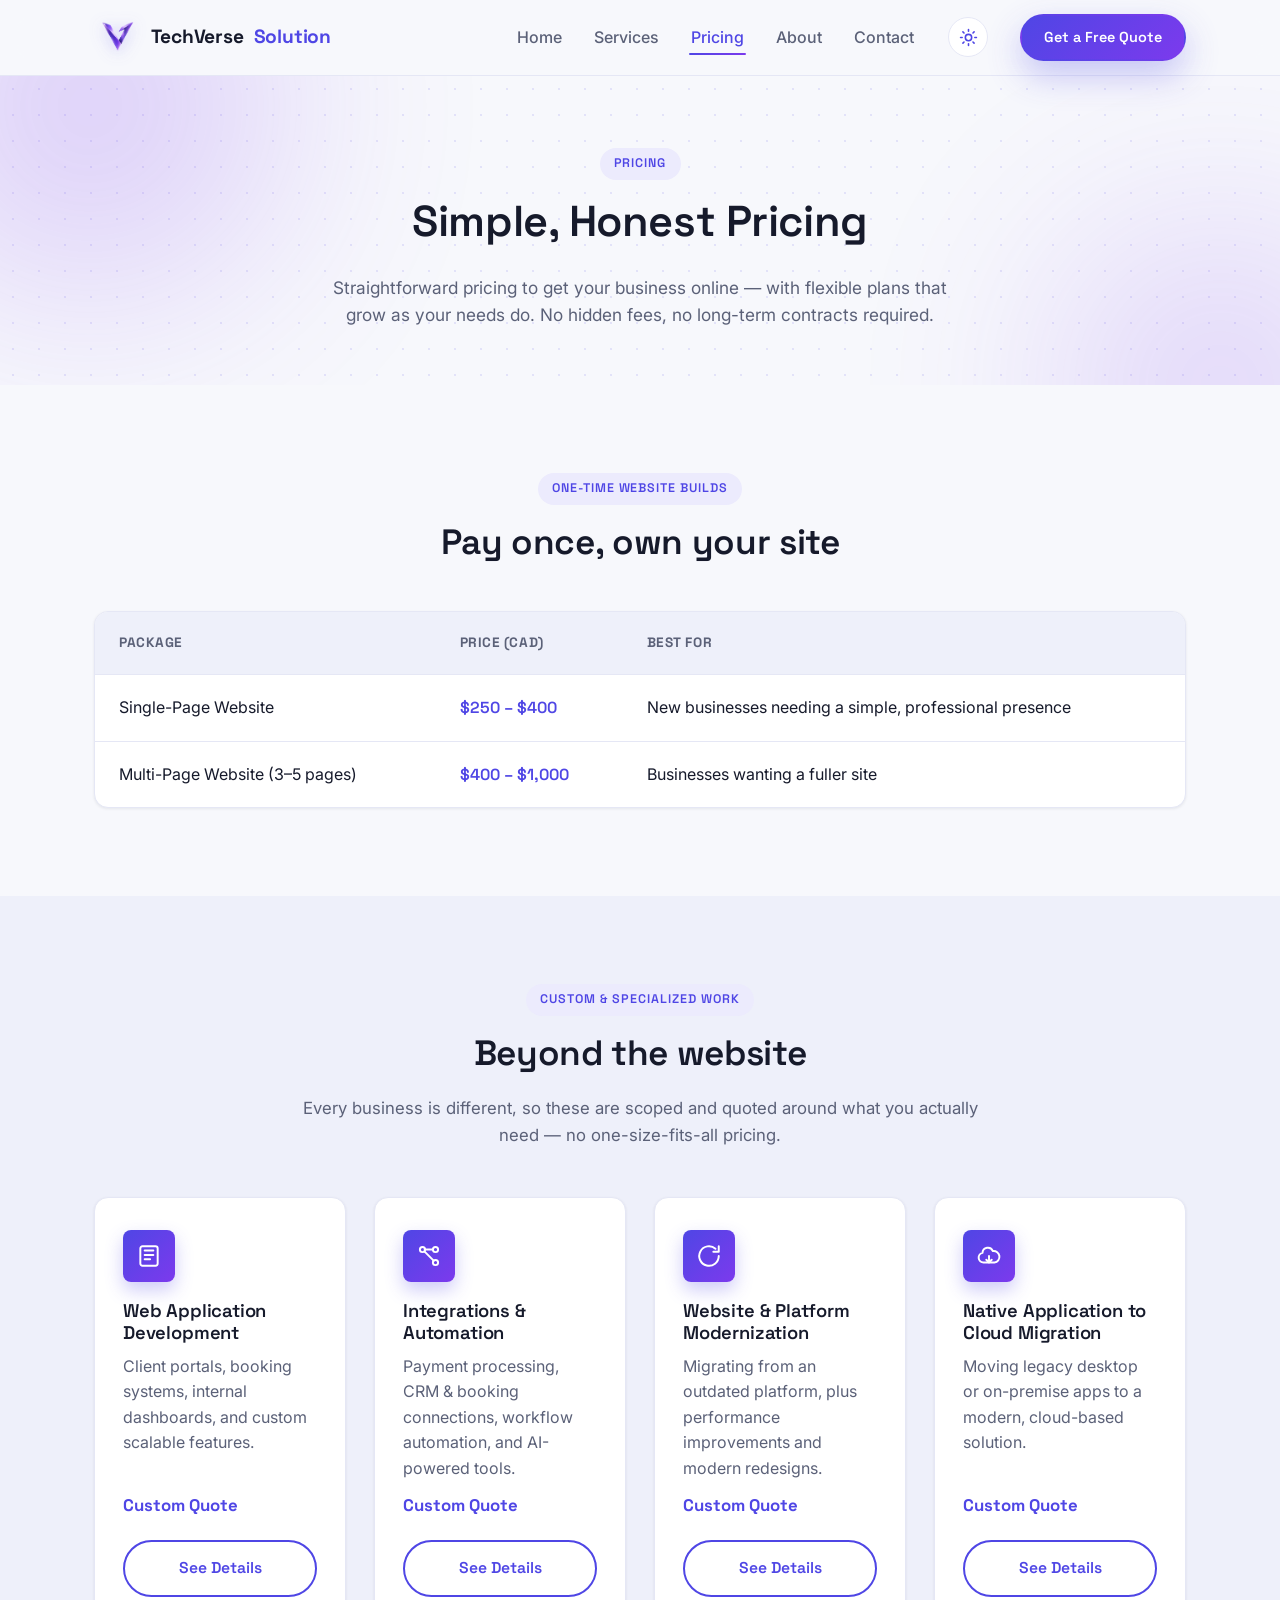
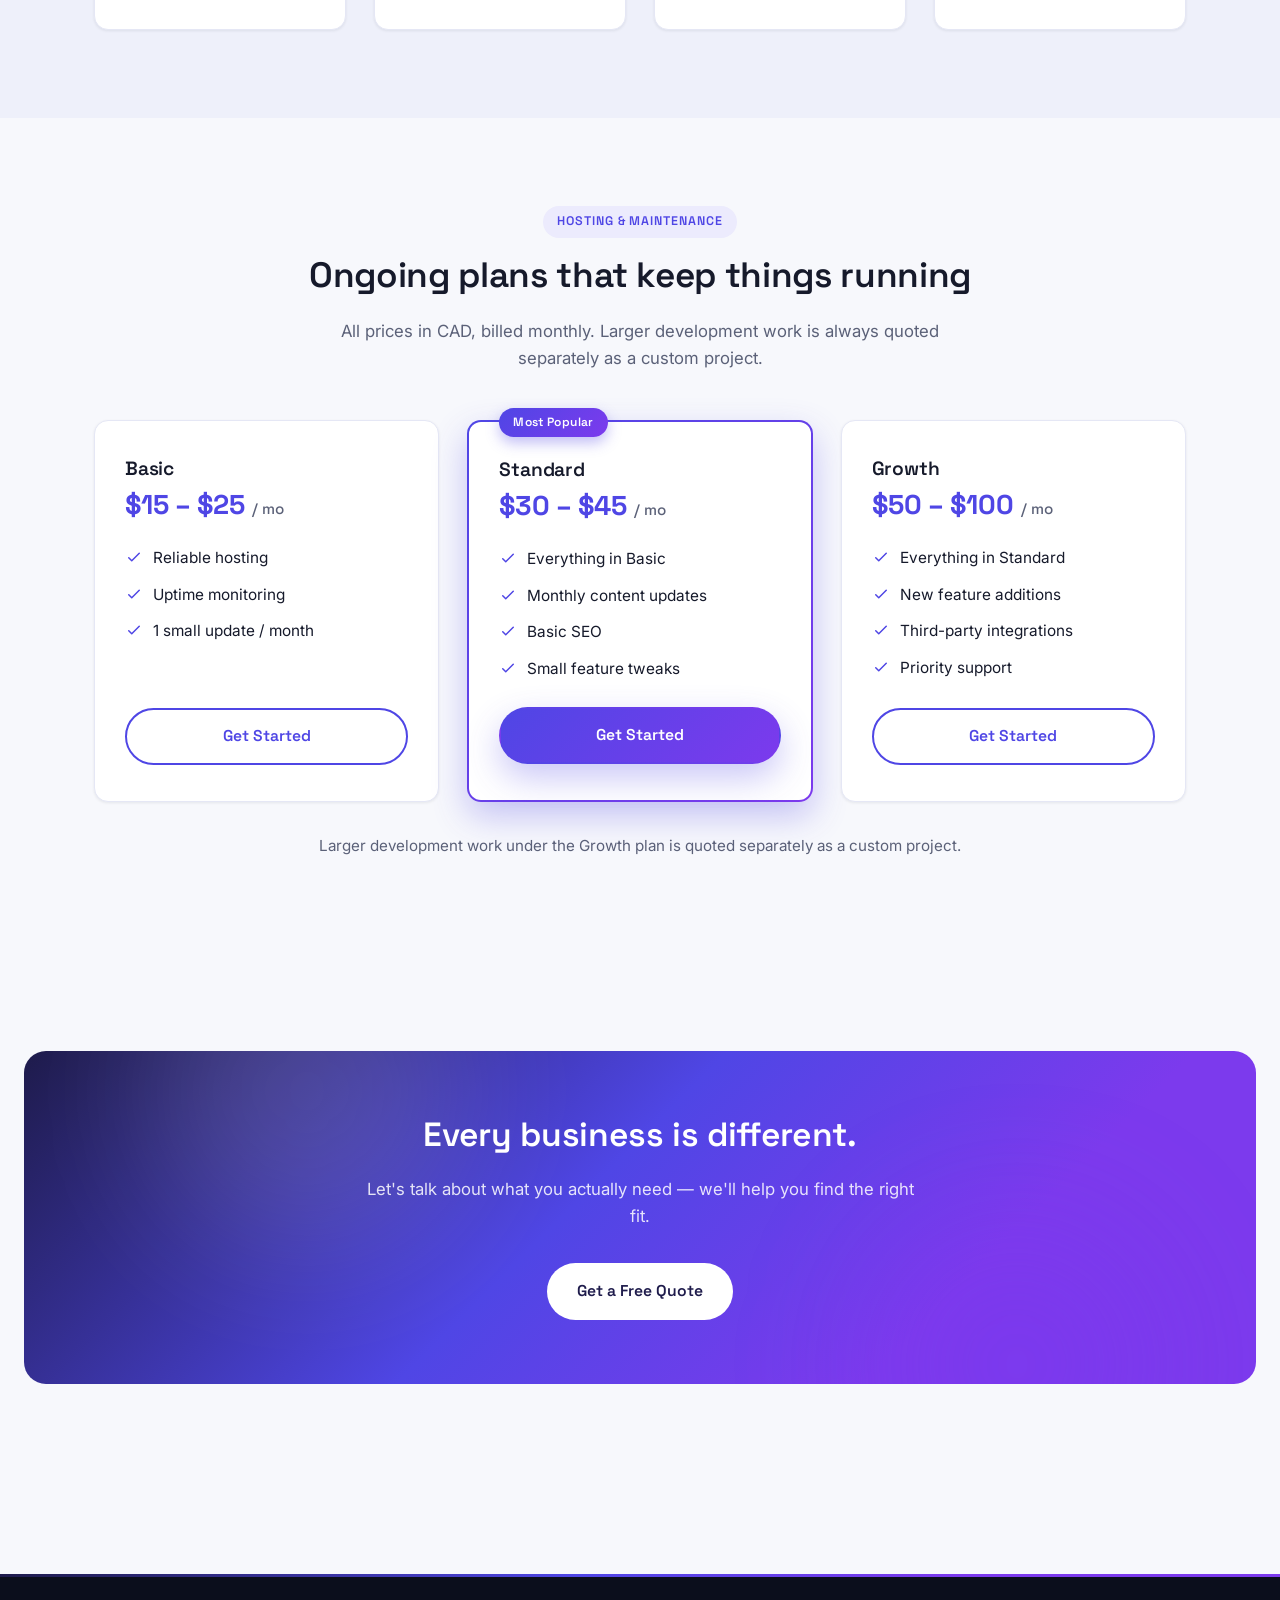
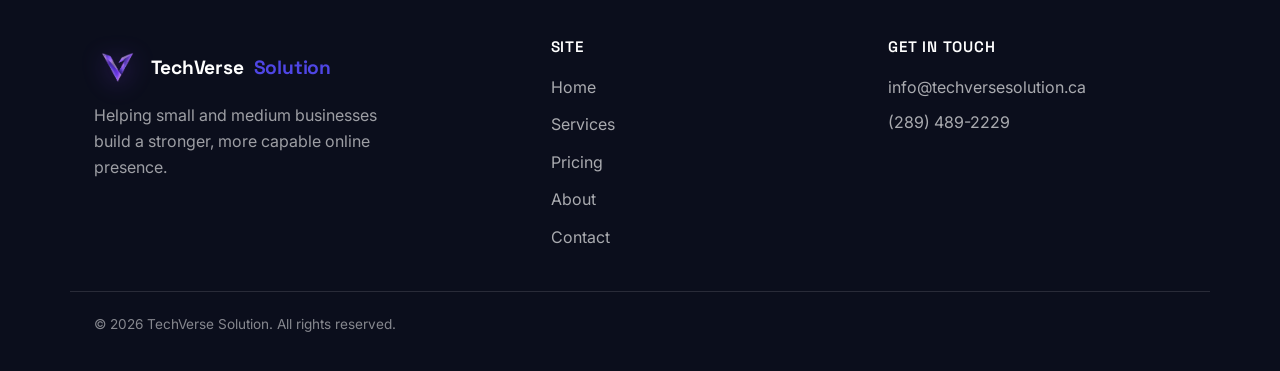
<file: pricing.html>
<!DOCTYPE html>
<html lang="en">
<head>
<meta charset="UTF-8" />
<script>document.documentElement.classList.add('js');</script>
<script>
(function () {
  var theme = null;
  try { theme = localStorage.getItem('tv-theme'); } catch (e) {}
  if (theme !== 'light' && theme !== 'dark') {
    var hour = new Date().getHours();
    theme = (hour >= 7 && hour < 19) ? 'light' : 'dark';
  }
  document.documentElement.setAttribute('data-theme', theme);
})();
</script>
<meta name="viewport" content="width=device-width, initial-scale=1.0" />
<title>Pricing | TechVerse Solution</title>
<meta name="description" content="Simple, honest pricing for website builds, custom web applications, and hosting & maintenance plans — no hidden fees, no long-term contracts required." />
<link rel="preconnect" href="https://fonts.googleapis.com" />
<link rel="preconnect" href="https://fonts.gstatic.com" crossorigin />
<link href="https://fonts.googleapis.com/css2?family=Inter:wght@400;500;600;700&family=Space+Grotesk:wght@500;600;700&display=swap" rel="stylesheet" />
<link rel="stylesheet" href="css/styles.css" />
<link rel="icon" type="image/x-icon" href="favicon.ico" />
<link rel="icon" type="image/png" sizes="32x32" href="favicon-32x32.png" />
<link rel="icon" type="image/png" sizes="16x16" href="favicon-16x16.png" />
<link rel="apple-touch-icon" href="apple-touch-icon.png" />
</head>
<body>

<svg width="0" height="0" style="position:absolute" aria-hidden="true"><defs><linearGradient id="tvGrad" x1="0" y1="0" x2="1" y2="1"><stop offset="0%" stop-color="#4f46e5"/><stop offset="100%" stop-color="#7c3aed"/></linearGradient></defs></svg>

<header class="site-header">
  <div class="container header-inner">
    <a href="index.html" class="logo"><img class="logo-icon" src="img/v-logo.png" alt="TechVerse Solution logo" />TechVerse <span>Solution</span></a>
    <button class="nav-toggle" id="navToggle" aria-label="Toggle navigation" aria-expanded="false">
      <span></span><span></span><span></span>
    </button>
    <nav class="site-nav" id="siteNav">
      <ul>
        <li><a href="index.html">Home</a></li>
        <li><a href="services.html">Services</a></li>
        <li><a href="pricing.html" class="active" aria-current="page">Pricing</a></li>
        <li><a href="about.html">About</a></li>
        <li><a href="contact.html">Contact</a></li>
      </ul>
      <button type="button" class="theme-toggle" id="themeToggle" aria-label="Switch to dark mode" title="Switch to dark mode">
        <svg class="icon-sun" viewBox="0 0 24 24" fill="none" stroke="currentColor" stroke-width="2" stroke-linecap="round" stroke-linejoin="round"><circle cx="12" cy="12" r="4"/><path d="M12 2v2M12 20v2M4.93 4.93l1.41 1.41M17.66 17.66l1.41 1.41M2 12h2M20 12h2M6.34 17.66l-1.41 1.41M19.07 4.93l-1.41 1.41"/></svg>
        <svg class="icon-moon" viewBox="0 0 24 24" fill="none" stroke="currentColor" stroke-width="2" stroke-linecap="round" stroke-linejoin="round"><path d="M21 12.79A9 9 0 1 1 11.21 3a7 7 0 0 0 9.79 9.79Z"/></svg>
      </button>
      <a href="contact.html" class="btn btn-primary nav-cta">Get a Free Quote</a>
    </nav>
  </div>
</header>

<main>

  <section class="page-hero">
    <div class="container">
      <span class="eyebrow">Pricing</span>
      <h1>Simple, Honest Pricing</h1>
      <p>Straightforward pricing to get your business online — with flexible plans that grow as your needs do. No hidden fees, no long-term contracts required.</p>
    </div>
  </section>

  <section id="one-time-builds">
    <div class="container">
      <div class="section-head">
        <span class="eyebrow">One-Time Website Builds</span>
        <h2>Pay once, own your site</h2>
      </div>
      <div class="pricing-table-wrap">
        <table class="pricing-table">
          <thead>
            <tr>
              <th>Package</th>
              <th>Price (CAD)</th>
              <th>Best For</th>
            </tr>
          </thead>
          <tbody>
            <tr>
              <td>Single-Page Website</td>
              <td class="price">$250 – $400</td>
              <td>New businesses needing a simple, professional presence</td>
            </tr>
            <tr>
              <td>Multi-Page Website (3–5 pages)</td>
              <td class="price">$400 – $1,000</td>
              <td>Businesses wanting a fuller site</td>
            </tr>
          </tbody>
        </table>
      </div>
    </div>
  </section>

  <section class="section-alt" id="custom-projects">
    <div class="container">
      <div class="section-head">
        <span class="eyebrow">Custom &amp; Specialized Work</span>
        <h2>Beyond the website</h2>
        <p>Every business is different, so these are scoped and quoted around what you actually need — no one-size-fits-all pricing.</p>
      </div>
      <div class="card-grid">

        <div class="card">
          <div class="card-icon">
            <svg viewBox="0 0 24 24" fill="none" stroke="currentColor" stroke-width="1.8" stroke-linecap="round" stroke-linejoin="round"><rect x="4" y="3" width="16" height="18" rx="2"/><path d="M8 7h8M8 11h8M8 15h5"/></svg>
          </div>
          <h3>Web Application Development</h3>
          <p>Client portals, booking systems, internal dashboards, and custom scalable features.</p>
          <p class="quote-price">Custom Quote</p>
          <a href="services.html#web-applications" class="btn btn-secondary btn-block">See Details</a>
        </div>

        <div class="card">
          <div class="card-icon">
            <svg viewBox="0 0 24 24" fill="none" stroke="currentColor" stroke-width="1.8" stroke-linecap="round" stroke-linejoin="round"><circle cx="6" cy="6" r="2.4"/><circle cx="18" cy="18" r="2.4"/><path d="M7.7 7.7 16.3 16.3"/><circle cx="18" cy="6" r="2.4"/><path d="M8 6h7.6"/></svg>
          </div>
          <h3>Integrations &amp; Automation</h3>
          <p>Payment processing, CRM &amp; booking connections, workflow automation, and AI-powered tools.</p>
          <p class="quote-price">Custom Quote</p>
          <a href="services.html#integrations-automation" class="btn btn-secondary btn-block">See Details</a>
        </div>

        <div class="card">
          <div class="card-icon">
            <svg viewBox="0 0 24 24" fill="none" stroke="currentColor" stroke-width="1.8" stroke-linecap="round" stroke-linejoin="round"><path d="M21 12a9 9 0 1 1-3-6.7"/><path d="M21 3v5h-5"/></svg>
          </div>
          <h3>Website &amp; Platform Modernization</h3>
          <p>Migrating from an outdated platform, plus performance improvements and modern redesigns.</p>
          <p class="quote-price">Custom Quote</p>
          <a href="services.html#modernization" class="btn btn-secondary btn-block">See Details</a>
        </div>

        <div class="card">
          <div class="card-icon">
            <svg viewBox="0 0 24 24" fill="none" stroke="currentColor" stroke-width="1.8" stroke-linecap="round" stroke-linejoin="round"><path d="M7 18a4.5 4.5 0 0 1-1-8.9 5 5 0 0 1 9.6-1.7A4 4 0 0 1 17 18H7Z"/><path d="M12 12v6M9.5 15.5 12 18l2.5-2.5"/></svg>
          </div>
          <h3>Native Application to Cloud Migration</h3>
          <p>Moving legacy desktop or on-premise apps to a modern, cloud-based solution.</p>
          <p class="quote-price">Custom Quote</p>
          <a href="services.html#cloud-migration" class="btn btn-secondary btn-block">See Details</a>
        </div>

      </div>
    </div>
  </section>

  <section id="hosting-tiers">
    <div class="container">
      <div class="section-head">
        <span class="eyebrow">Hosting &amp; Maintenance</span>
        <h2>Ongoing plans that keep things running</h2>
        <p>All prices in CAD, billed monthly. Larger development work is always quoted separately as a custom project.</p>
      </div>
      <div class="tier-grid">

        <div class="tier-card">
          <h3>Basic</h3>
          <p class="tier-price">$15 – $25 <span>/ mo</span></p>
          <ul>
            <li><svg viewBox="0 0 24 24" fill="none" stroke="currentColor" stroke-width="2" stroke-linecap="round" stroke-linejoin="round"><path d="m5 13 4 4L19 7"/></svg> Reliable hosting</li>
            <li><svg viewBox="0 0 24 24" fill="none" stroke="currentColor" stroke-width="2" stroke-linecap="round" stroke-linejoin="round"><path d="m5 13 4 4L19 7"/></svg> Uptime monitoring</li>
            <li><svg viewBox="0 0 24 24" fill="none" stroke="currentColor" stroke-width="2" stroke-linecap="round" stroke-linejoin="round"><path d="m5 13 4 4L19 7"/></svg> 1 small update / month</li>
          </ul>
          <a href="contact.html" class="btn btn-secondary btn-block">Get Started</a>
        </div>

        <div class="tier-card featured">
          <span class="tier-badge">Most Popular</span>
          <h3>Standard</h3>
          <p class="tier-price">$30 – $45 <span>/ mo</span></p>
          <ul>
            <li><svg viewBox="0 0 24 24" fill="none" stroke="currentColor" stroke-width="2" stroke-linecap="round" stroke-linejoin="round"><path d="m5 13 4 4L19 7"/></svg> Everything in Basic</li>
            <li><svg viewBox="0 0 24 24" fill="none" stroke="currentColor" stroke-width="2" stroke-linecap="round" stroke-linejoin="round"><path d="m5 13 4 4L19 7"/></svg> Monthly content updates</li>
            <li><svg viewBox="0 0 24 24" fill="none" stroke="currentColor" stroke-width="2" stroke-linecap="round" stroke-linejoin="round"><path d="m5 13 4 4L19 7"/></svg> Basic SEO</li>
            <li><svg viewBox="0 0 24 24" fill="none" stroke="currentColor" stroke-width="2" stroke-linecap="round" stroke-linejoin="round"><path d="m5 13 4 4L19 7"/></svg> Small feature tweaks</li>
          </ul>
          <a href="contact.html" class="btn btn-primary btn-block">Get Started</a>
        </div>

        <div class="tier-card">
          <h3>Growth</h3>
          <p class="tier-price">$50 – $100 <span>/ mo</span></p>
          <ul>
            <li><svg viewBox="0 0 24 24" fill="none" stroke="currentColor" stroke-width="2" stroke-linecap="round" stroke-linejoin="round"><path d="m5 13 4 4L19 7"/></svg> Everything in Standard</li>
            <li><svg viewBox="0 0 24 24" fill="none" stroke="currentColor" stroke-width="2" stroke-linecap="round" stroke-linejoin="round"><path d="m5 13 4 4L19 7"/></svg> New feature additions</li>
            <li><svg viewBox="0 0 24 24" fill="none" stroke="currentColor" stroke-width="2" stroke-linecap="round" stroke-linejoin="round"><path d="m5 13 4 4L19 7"/></svg> Third-party integrations</li>
            <li><svg viewBox="0 0 24 24" fill="none" stroke="currentColor" stroke-width="2" stroke-linecap="round" stroke-linejoin="round"><path d="m5 13 4 4L19 7"/></svg> Priority support</li>
          </ul>
          <a href="contact.html" class="btn btn-secondary btn-block">Get Started</a>
        </div>

      </div>
      <p class="pricing-note">Larger development work under the Growth plan is quoted separately as a custom project.</p>
    </div>
  </section>

  <section class="cta-section">
    <div class="cta-banner">
      <h2>Every business is different.</h2>
      <p>Let's talk about what you actually need — we'll help you find the right fit.</p>
      <div class="cta-row">
        <a href="contact.html" class="btn btn-on-dark">Get a Free Quote</a>
      </div>
    </div>
  </section>

</main>

<footer class="site-footer">
  <div class="container footer-inner">
    <div class="footer-brand">
      <p class="logo"><img class="logo-icon" src="img/v-logo.png" alt="TechVerse Solution logo" />TechVerse <span>Solution</span></p>
      <p>Helping small and medium businesses build a stronger, more capable online presence.</p>
    </div>
    <div class="footer-links">
      <h3>Site</h3>
      <ul>
        <li><a href="index.html">Home</a></li>
        <li><a href="services.html">Services</a></li>
        <li><a href="pricing.html">Pricing</a></li>
        <li><a href="about.html">About</a></li>
        <li><a href="contact.html">Contact</a></li>
      </ul>
    </div>
    <div class="footer-contact">
      <h3>Get in Touch</h3>
      <p><a href="mailto:info@techversesolution.ca">info@techversesolution.ca</a></p>
      <p><a href="tel:+12894892229">(289) 489-2229</a></p>
    </div>
  </div>
  <div class="footer-bottom container">
    <p>&copy; <span id="year"></span> TechVerse Solution. All rights reserved.</p>
  </div>
</footer>

<script src="js/main.js"></script>
</body>
</html>
</file>
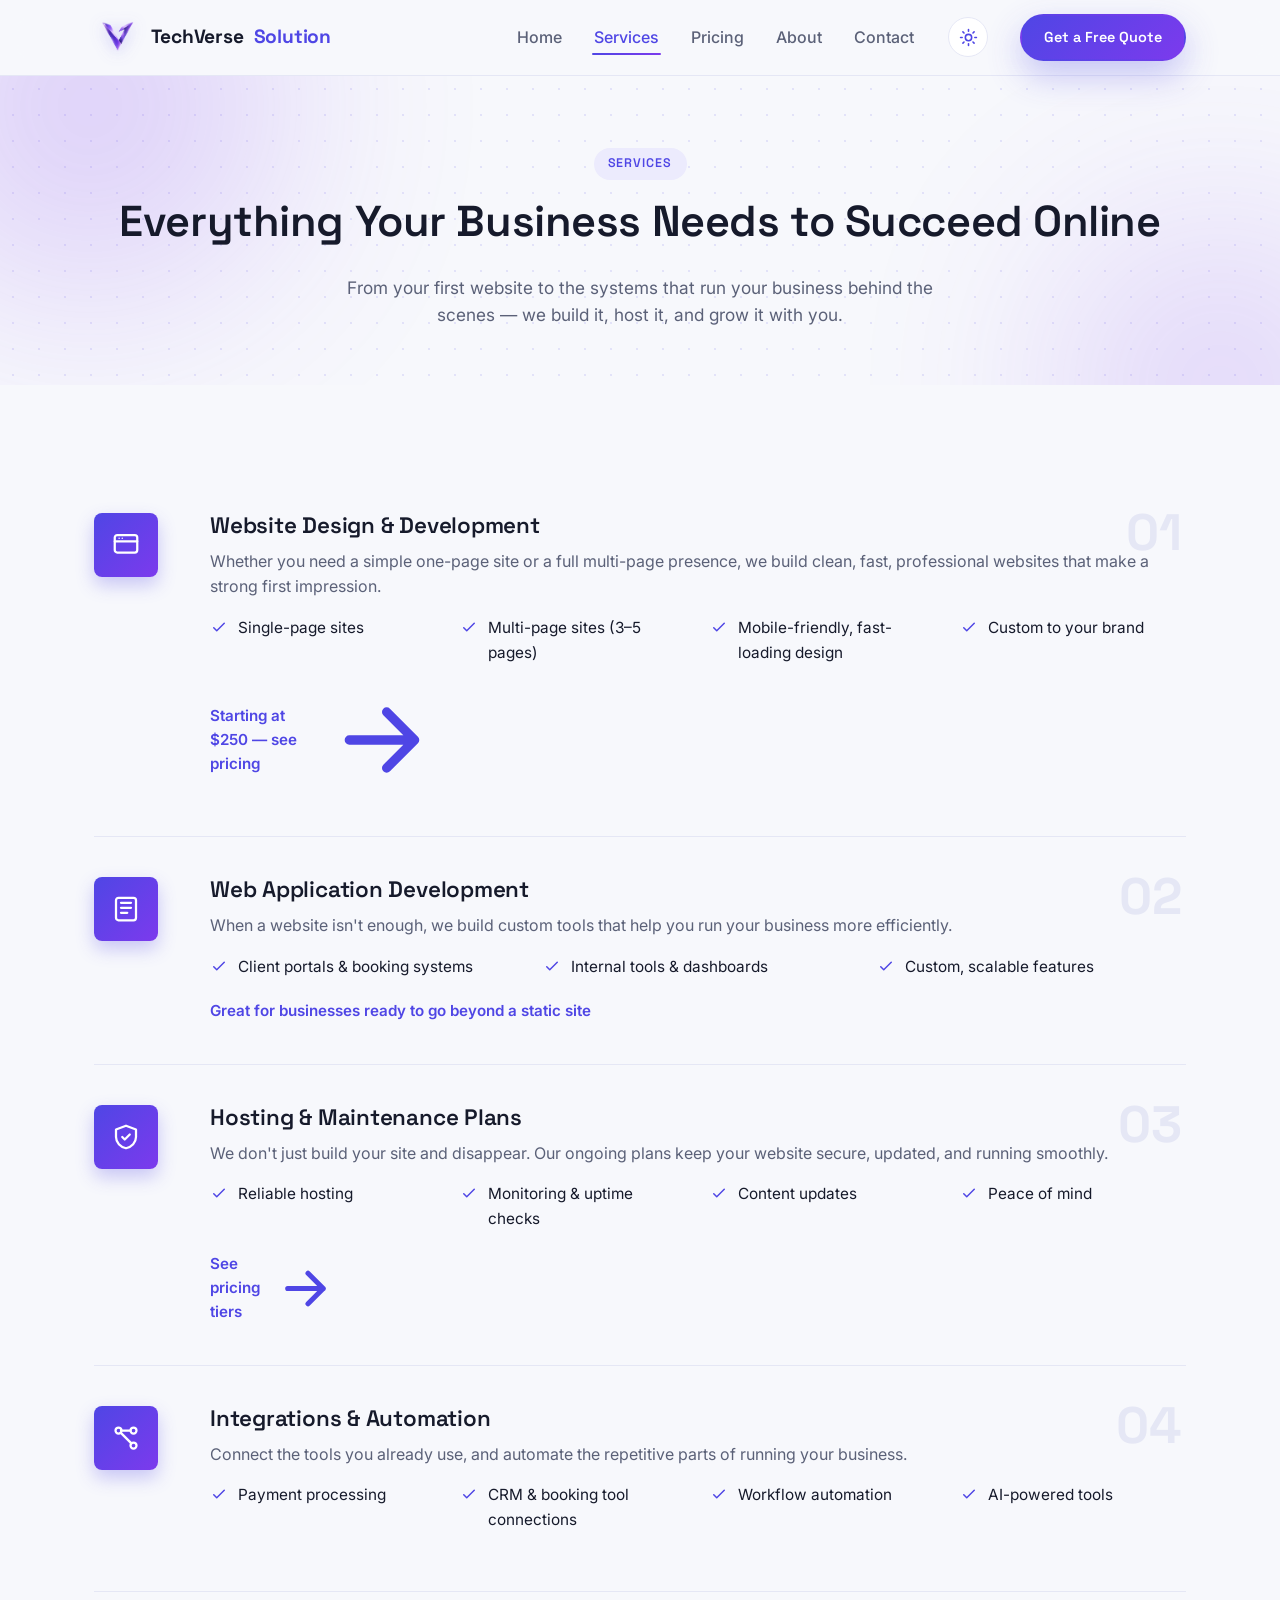
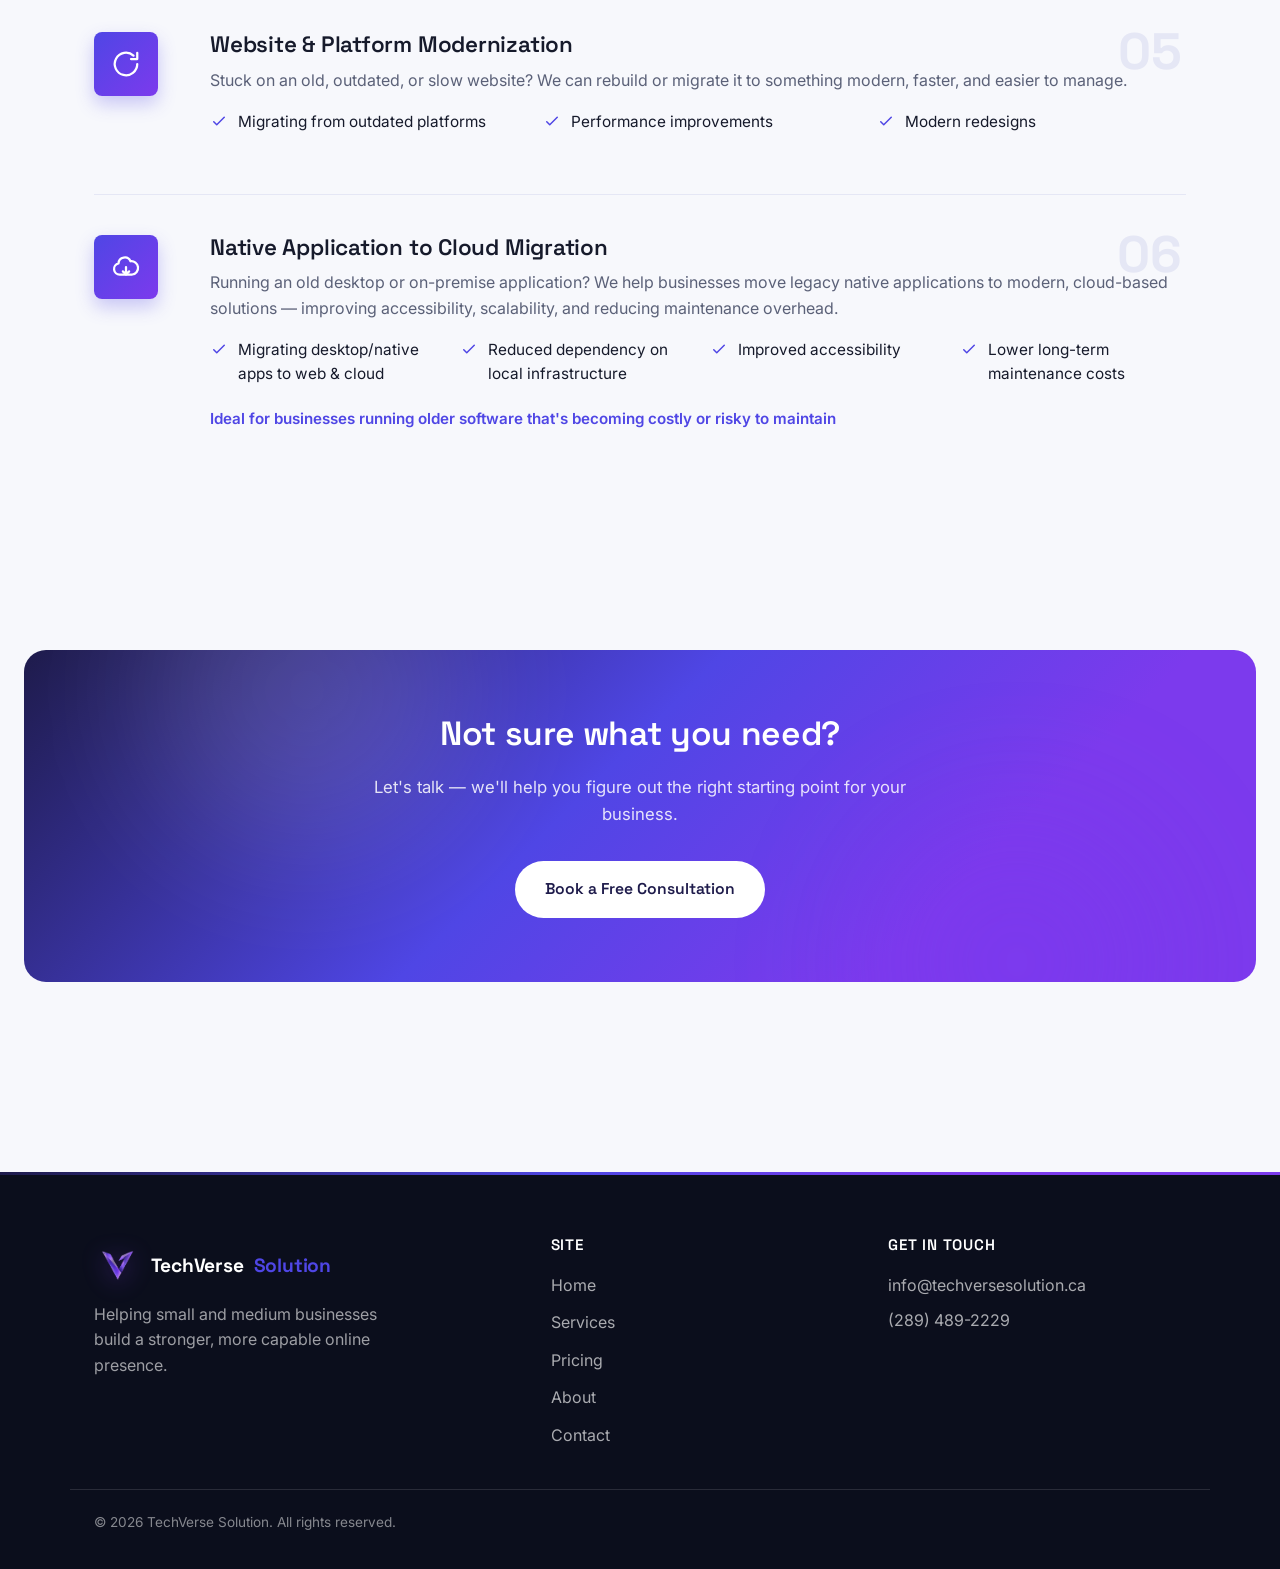
<file: services.html>
<!DOCTYPE html>
<html lang="en">
<head>
<meta charset="UTF-8" />
<script>document.documentElement.classList.add('js');</script>
<script>
(function () {
  var theme = null;
  try { theme = localStorage.getItem('tv-theme'); } catch (e) {}
  if (theme !== 'light' && theme !== 'dark') {
    var hour = new Date().getHours();
    theme = (hour >= 7 && hour < 19) ? 'light' : 'dark';
  }
  document.documentElement.setAttribute('data-theme', theme);
})();
</script>
<meta name="viewport" content="width=device-width, initial-scale=1.0" />
<title>Services | TechVerse Solution</title>
<meta name="description" content="Website design, web applications, hosting & maintenance, integrations & automation, platform modernization, and legacy app-to-cloud migration for small and medium businesses." />
<link rel="preconnect" href="https://fonts.googleapis.com" />
<link rel="preconnect" href="https://fonts.gstatic.com" crossorigin />
<link href="https://fonts.googleapis.com/css2?family=Inter:wght@400;500;600;700&family=Space+Grotesk:wght@500;600;700&display=swap" rel="stylesheet" />
<link rel="stylesheet" href="css/styles.css" />
<link rel="icon" type="image/x-icon" href="favicon.ico" />
<link rel="icon" type="image/png" sizes="32x32" href="favicon-32x32.png" />
<link rel="icon" type="image/png" sizes="16x16" href="favicon-16x16.png" />
<link rel="apple-touch-icon" href="apple-touch-icon.png" />
</head>
<body>

<svg width="0" height="0" style="position:absolute" aria-hidden="true"><defs><linearGradient id="tvGrad" x1="0" y1="0" x2="1" y2="1"><stop offset="0%" stop-color="#4f46e5"/><stop offset="100%" stop-color="#7c3aed"/></linearGradient></defs></svg>

<header class="site-header">
  <div class="container header-inner">
    <a href="index.html" class="logo"><img class="logo-icon" src="img/v-logo.png" alt="TechVerse Solution logo" />TechVerse <span>Solution</span></a>
    <button class="nav-toggle" id="navToggle" aria-label="Toggle navigation" aria-expanded="false">
      <span></span><span></span><span></span>
    </button>
    <nav class="site-nav" id="siteNav">
      <ul>
        <li><a href="index.html">Home</a></li>
        <li><a href="services.html" class="active" aria-current="page">Services</a></li>
        <li><a href="pricing.html">Pricing</a></li>
        <li><a href="about.html">About</a></li>
        <li><a href="contact.html">Contact</a></li>
      </ul>
      <button type="button" class="theme-toggle" id="themeToggle" aria-label="Switch to dark mode" title="Switch to dark mode">
        <svg class="icon-sun" viewBox="0 0 24 24" fill="none" stroke="currentColor" stroke-width="2" stroke-linecap="round" stroke-linejoin="round"><circle cx="12" cy="12" r="4"/><path d="M12 2v2M12 20v2M4.93 4.93l1.41 1.41M17.66 17.66l1.41 1.41M2 12h2M20 12h2M6.34 17.66l-1.41 1.41M19.07 4.93l-1.41 1.41"/></svg>
        <svg class="icon-moon" viewBox="0 0 24 24" fill="none" stroke="currentColor" stroke-width="2" stroke-linecap="round" stroke-linejoin="round"><path d="M21 12.79A9 9 0 1 1 11.21 3a7 7 0 0 0 9.79 9.79Z"/></svg>
      </button>
      <a href="contact.html" class="btn btn-primary nav-cta">Get a Free Quote</a>
    </nav>
  </div>
</header>

<main>

  <section class="page-hero">
    <div class="container">
      <span class="eyebrow">Services</span>
      <h1>Everything Your Business Needs to Succeed Online</h1>
      <p>From your first website to the systems that run your business behind the scenes — we build it, host it, and grow it with you.</p>
    </div>
  </section>

  <section>
    <div class="container">

      <div class="service-row" id="website-design">
        <div class="card-icon">
          <svg viewBox="0 0 24 24" fill="none" stroke="currentColor" stroke-width="1.8" stroke-linecap="round" stroke-linejoin="round"><rect x="3" y="4" width="18" height="14" rx="2"/><path d="M3 9h18"/><circle cx="6.5" cy="6.5" r="0.6" fill="currentColor" stroke="none"/><circle cx="9" cy="6.5" r="0.6" fill="currentColor" stroke="none"/></svg>
        </div>
        <div>
          <h3>Website Design &amp; Development</h3>
          <p class="desc">Whether you need a simple one-page site or a full multi-page presence, we build clean, fast, professional websites that make a strong first impression.</p>
          <ul class="features">
            <li><svg viewBox="0 0 24 24" fill="none" stroke="currentColor" stroke-width="2" stroke-linecap="round" stroke-linejoin="round"><path d="m5 13 4 4L19 7"/></svg> Single-page sites</li>
            <li><svg viewBox="0 0 24 24" fill="none" stroke="currentColor" stroke-width="2" stroke-linecap="round" stroke-linejoin="round"><path d="m5 13 4 4L19 7"/></svg> Multi-page sites (3–5 pages)</li>
            <li><svg viewBox="0 0 24 24" fill="none" stroke="currentColor" stroke-width="2" stroke-linecap="round" stroke-linejoin="round"><path d="m5 13 4 4L19 7"/></svg> Mobile-friendly, fast-loading design</li>
            <li><svg viewBox="0 0 24 24" fill="none" stroke="currentColor" stroke-width="2" stroke-linecap="round" stroke-linejoin="round"><path d="m5 13 4 4L19 7"/></svg> Custom to your brand</li>
          </ul>
          <a href="pricing.html#one-time-builds" class="service-note">Starting at $250 — see pricing
            <svg viewBox="0 0 24 24" fill="none" stroke="currentColor" stroke-width="2" stroke-linecap="round" stroke-linejoin="round"><path d="M5 12h14M13 6l6 6-6 6"/></svg>
          </a>
        </div>
      </div>

      <div class="service-row" id="web-applications">
        <div class="card-icon">
          <svg viewBox="0 0 24 24" fill="none" stroke="currentColor" stroke-width="1.8" stroke-linecap="round" stroke-linejoin="round"><rect x="4" y="3" width="16" height="18" rx="2"/><path d="M8 7h8M8 11h8M8 15h5"/></svg>
        </div>
        <div>
          <h3>Web Application Development</h3>
          <p class="desc">When a website isn't enough, we build custom tools that help you run your business more efficiently.</p>
          <ul class="features">
            <li><svg viewBox="0 0 24 24" fill="none" stroke="currentColor" stroke-width="2" stroke-linecap="round" stroke-linejoin="round"><path d="m5 13 4 4L19 7"/></svg> Client portals &amp; booking systems</li>
            <li><svg viewBox="0 0 24 24" fill="none" stroke="currentColor" stroke-width="2" stroke-linecap="round" stroke-linejoin="round"><path d="m5 13 4 4L19 7"/></svg> Internal tools &amp; dashboards</li>
            <li><svg viewBox="0 0 24 24" fill="none" stroke="currentColor" stroke-width="2" stroke-linecap="round" stroke-linejoin="round"><path d="m5 13 4 4L19 7"/></svg> Custom, scalable features</li>
          </ul>
          <span class="service-note">Great for businesses ready to go beyond a static site</span>
        </div>
      </div>

      <div class="service-row" id="hosting-maintenance">
        <div class="card-icon">
          <svg viewBox="0 0 24 24" fill="none" stroke="currentColor" stroke-width="1.8" stroke-linecap="round" stroke-linejoin="round"><path d="M12 3 4 6v6c0 4.4 3.4 7.9 8 9 4.6-1.1 8-4.6 8-9V6l-8-3Z"/><path d="m9 12 2 2 4-4"/></svg>
        </div>
        <div>
          <h3>Hosting &amp; Maintenance Plans</h3>
          <p class="desc">We don't just build your site and disappear. Our ongoing plans keep your website secure, updated, and running smoothly.</p>
          <ul class="features">
            <li><svg viewBox="0 0 24 24" fill="none" stroke="currentColor" stroke-width="2" stroke-linecap="round" stroke-linejoin="round"><path d="m5 13 4 4L19 7"/></svg> Reliable hosting</li>
            <li><svg viewBox="0 0 24 24" fill="none" stroke="currentColor" stroke-width="2" stroke-linecap="round" stroke-linejoin="round"><path d="m5 13 4 4L19 7"/></svg> Monitoring &amp; uptime checks</li>
            <li><svg viewBox="0 0 24 24" fill="none" stroke="currentColor" stroke-width="2" stroke-linecap="round" stroke-linejoin="round"><path d="m5 13 4 4L19 7"/></svg> Content updates</li>
            <li><svg viewBox="0 0 24 24" fill="none" stroke="currentColor" stroke-width="2" stroke-linecap="round" stroke-linejoin="round"><path d="m5 13 4 4L19 7"/></svg> Peace of mind</li>
          </ul>
          <a href="pricing.html#hosting-tiers" class="service-note">See pricing tiers
            <svg viewBox="0 0 24 24" fill="none" stroke="currentColor" stroke-width="2" stroke-linecap="round" stroke-linejoin="round"><path d="M5 12h14M13 6l6 6-6 6"/></svg>
          </a>
        </div>
      </div>

      <div class="service-row" id="integrations-automation">
        <div class="card-icon">
          <svg viewBox="0 0 24 24" fill="none" stroke="currentColor" stroke-width="1.8" stroke-linecap="round" stroke-linejoin="round"><circle cx="6" cy="6" r="2.4"/><circle cx="18" cy="18" r="2.4"/><path d="M7.7 7.7 16.3 16.3"/><circle cx="18" cy="6" r="2.4"/><path d="M8 6h7.6"/></svg>
        </div>
        <div>
          <h3>Integrations &amp; Automation</h3>
          <p class="desc">Connect the tools you already use, and automate the repetitive parts of running your business.</p>
          <ul class="features">
            <li><svg viewBox="0 0 24 24" fill="none" stroke="currentColor" stroke-width="2" stroke-linecap="round" stroke-linejoin="round"><path d="m5 13 4 4L19 7"/></svg> Payment processing</li>
            <li><svg viewBox="0 0 24 24" fill="none" stroke="currentColor" stroke-width="2" stroke-linecap="round" stroke-linejoin="round"><path d="m5 13 4 4L19 7"/></svg> CRM &amp; booking tool connections</li>
            <li><svg viewBox="0 0 24 24" fill="none" stroke="currentColor" stroke-width="2" stroke-linecap="round" stroke-linejoin="round"><path d="m5 13 4 4L19 7"/></svg> Workflow automation</li>
            <li><svg viewBox="0 0 24 24" fill="none" stroke="currentColor" stroke-width="2" stroke-linecap="round" stroke-linejoin="round"><path d="m5 13 4 4L19 7"/></svg> AI-powered tools</li>
          </ul>
        </div>
      </div>

      <div class="service-row" id="modernization">
        <div class="card-icon">
          <svg viewBox="0 0 24 24" fill="none" stroke="currentColor" stroke-width="1.8" stroke-linecap="round" stroke-linejoin="round"><path d="M21 12a9 9 0 1 1-3-6.7"/><path d="M21 3v5h-5"/></svg>
        </div>
        <div>
          <h3>Website &amp; Platform Modernization</h3>
          <p class="desc">Stuck on an old, outdated, or slow website? We can rebuild or migrate it to something modern, faster, and easier to manage.</p>
          <ul class="features">
            <li><svg viewBox="0 0 24 24" fill="none" stroke="currentColor" stroke-width="2" stroke-linecap="round" stroke-linejoin="round"><path d="m5 13 4 4L19 7"/></svg> Migrating from outdated platforms</li>
            <li><svg viewBox="0 0 24 24" fill="none" stroke="currentColor" stroke-width="2" stroke-linecap="round" stroke-linejoin="round"><path d="m5 13 4 4L19 7"/></svg> Performance improvements</li>
            <li><svg viewBox="0 0 24 24" fill="none" stroke="currentColor" stroke-width="2" stroke-linecap="round" stroke-linejoin="round"><path d="m5 13 4 4L19 7"/></svg> Modern redesigns</li>
          </ul>
        </div>
      </div>

      <div class="service-row" id="cloud-migration">
        <div class="card-icon">
          <svg viewBox="0 0 24 24" fill="none" stroke="currentColor" stroke-width="1.8" stroke-linecap="round" stroke-linejoin="round"><path d="M7 18a4.5 4.5 0 0 1-1-8.9 5 5 0 0 1 9.6-1.7A4 4 0 0 1 17 18H7Z"/><path d="M12 12v6M9.5 15.5 12 18l2.5-2.5"/></svg>
        </div>
        <div>
          <h3>Native Application to Cloud Migration</h3>
          <p class="desc">Running an old desktop or on-premise application? We help businesses move legacy native applications to modern, cloud-based solutions — improving accessibility, scalability, and reducing maintenance overhead.</p>
          <ul class="features">
            <li><svg viewBox="0 0 24 24" fill="none" stroke="currentColor" stroke-width="2" stroke-linecap="round" stroke-linejoin="round"><path d="m5 13 4 4L19 7"/></svg> Migrating desktop/native apps to web &amp; cloud</li>
            <li><svg viewBox="0 0 24 24" fill="none" stroke="currentColor" stroke-width="2" stroke-linecap="round" stroke-linejoin="round"><path d="m5 13 4 4L19 7"/></svg> Reduced dependency on local infrastructure</li>
            <li><svg viewBox="0 0 24 24" fill="none" stroke="currentColor" stroke-width="2" stroke-linecap="round" stroke-linejoin="round"><path d="m5 13 4 4L19 7"/></svg> Improved accessibility</li>
            <li><svg viewBox="0 0 24 24" fill="none" stroke="currentColor" stroke-width="2" stroke-linecap="round" stroke-linejoin="round"><path d="m5 13 4 4L19 7"/></svg> Lower long-term maintenance costs</li>
          </ul>
          <span class="service-note">Ideal for businesses running older software that's becoming costly or risky to maintain</span>
        </div>
      </div>

    </div>
  </section>

  <section class="cta-section">
    <div class="cta-banner">
      <h2>Not sure what you need?</h2>
      <p>Let's talk — we'll help you figure out the right starting point for your business.</p>
      <div class="cta-row">
        <a href="contact.html" class="btn btn-on-dark">Book a Free Consultation</a>
      </div>
    </div>
  </section>

</main>

<footer class="site-footer">
  <div class="container footer-inner">
    <div class="footer-brand">
      <p class="logo"><img class="logo-icon" src="img/v-logo.png" alt="TechVerse Solution logo" />TechVerse <span>Solution</span></p>
      <p>Helping small and medium businesses build a stronger, more capable online presence.</p>
    </div>
    <div class="footer-links">
      <h3>Site</h3>
      <ul>
        <li><a href="index.html">Home</a></li>
        <li><a href="services.html">Services</a></li>
        <li><a href="pricing.html">Pricing</a></li>
        <li><a href="about.html">About</a></li>
        <li><a href="contact.html">Contact</a></li>
      </ul>
    </div>
    <div class="footer-contact">
      <h3>Get in Touch</h3>
      <p><a href="mailto:info@techversesolution.ca">info@techversesolution.ca</a></p>
      <p><a href="tel:+12894892229">(289) 489-2229</a></p>
    </div>
  </div>
  <div class="footer-bottom container">
    <p>&copy; <span id="year"></span> TechVerse Solution. All rights reserved.</p>
  </div>
</footer>

<script src="js/main.js"></script>
</body>
</html>
</file>
<file: css/styles.css>
/* ============================================
   TechVerse Solution — Shared Stylesheet
   ============================================ */

:root {
  /* Colors */
  --color-bg: #f7f8fc;
  --color-bg-alt: #eef0fa;
  --color-surface: #ffffff;
  --color-text: #161a2b;
  --color-text-muted: #5b6178;

  --color-primary: #4f46e5;
  --color-primary-2: #7c3aed;
  --color-primary-dark: #1e1b4b;
  --color-primary-light: #ecebfd;

  --color-accent: var(--color-primary);
  --color-accent-2: var(--color-primary-2);
  --color-accent-dark: var(--color-primary);

  --color-border: #e5e7f5;
  --color-header-bg: rgba(247, 248, 252, 0.86);

  --gradient-primary: linear-gradient(135deg, var(--color-primary), var(--color-primary-2));
  --gradient-accent: linear-gradient(135deg, var(--color-accent), var(--color-accent-2));
  --gradient-hero: linear-gradient(135deg, var(--color-primary-dark) 0%, var(--color-primary) 45%, var(--color-primary-2) 75%, var(--color-accent-2) 100%);

  --dark-bg: #0b0e1c;

  /* Type */
  --font-heading: "Space Grotesk", "Segoe UI", sans-serif;
  --font-body: "Inter", "Segoe UI", sans-serif;

  /* Layout */
  --container-width: 1140px;
  --radius-sm: 8px;
  --radius: 14px;
  --radius-lg: 22px;
  --shadow-sm: 0 1px 3px rgba(15, 23, 42, 0.08);
  --shadow: 0 10px 28px rgba(30, 27, 75, 0.1);
  --shadow-lg: 0 20px 48px rgba(30, 27, 75, 0.16);
  --shadow-glow-primary: 0 14px 34px rgba(79, 70, 229, 0.3);
  --shadow-glow-accent: 0 14px 34px rgba(79, 70, 229, 0.3);
  --header-height: 76px;
}

/* ---------- Dark theme ----------
   Light values live on bare :root above. A visitor with no saved
   preference gets the OS-level dark preference here as a no-JS fallback;
   js/main.js normally sets data-theme itself (from a saved choice, or the
   visitor's local time of day) before first paint, which is why the
   data-theme rule below has to be able to win over prefers-color-scheme
   in both directions. */
@media (prefers-color-scheme: dark) {
  :root:not([data-theme="light"]) {
    --color-bg: #0b0e1c;
    --color-bg-alt: #12162a;
    --color-surface: #161b32;
    --color-text: #eef0fa;
    --color-text-muted: #9aa0c2;
    --color-primary: #6d76f5;
    --color-primary-2: #9067f0;
    --color-primary-light: rgba(109, 118, 245, 0.18);
    --color-border: #262c4a;
    --color-header-bg: rgba(11, 14, 28, 0.82);
    --shadow-sm: 0 1px 3px rgba(0, 0, 0, 0.4);
    --shadow: 0 10px 28px rgba(0, 0, 0, 0.45);
    --shadow-lg: 0 20px 48px rgba(0, 0, 0, 0.55);
  }
}

:root[data-theme="dark"] {
  --color-bg: #0b0e1c;
  --color-bg-alt: #12162a;
  --color-surface: #161b32;
  --color-text: #eef0fa;
  --color-text-muted: #9aa0c2;
  --color-primary: #6d76f5;
  --color-primary-2: #9067f0;
  --color-primary-light: rgba(109, 118, 245, 0.18);
  --color-border: #262c4a;
  --color-header-bg: rgba(11, 14, 28, 0.82);
  --shadow-sm: 0 1px 3px rgba(0, 0, 0, 0.4);
  --shadow: 0 10px 28px rgba(0, 0, 0, 0.45);
  --shadow-lg: 0 20px 48px rgba(0, 0, 0, 0.55);
}

html {
  transition: background-color 0.25s ease;
}

body {
  transition: background-color 0.25s ease, color 0.25s ease;
}

/* ---------- Reset ---------- */
*,
*::before,
*::after {
  box-sizing: border-box;
}

html {
  scroll-behavior: smooth;
  scroll-padding-top: calc(var(--header-height) + 16px);
}

body {
  margin: 0;
  font-family: var(--font-body);
  color: var(--color-text);
  background: var(--color-bg);
  line-height: 1.6;
  -webkit-font-smoothing: antialiased;
}

img {
  max-width: 100%;
  display: block;
}

a {
  color: inherit;
  text-decoration: none;
}

ul {
  margin: 0;
  padding: 0;
  list-style: none;
}

h1, h2, h3, h4 {
  font-family: var(--font-heading);
  font-weight: 600;
  line-height: 1.2;
  letter-spacing: -0.01em;
  margin: 0 0 0.6em;
  color: var(--color-text);
}

p {
  margin: 0 0 1em;
}

button {
  font-family: inherit;
}

.container {
  width: 100%;
  max-width: var(--container-width);
  margin: 0 auto;
  padding: 0 24px;
}

section {
  padding: 88px 0;
}

.section-alt {
  background: var(--color-bg-alt);
}

.section-head {
  max-width: 680px;
  margin: 0 auto 48px;
  text-align: center;
}

.section-head h2 {
  font-size: clamp(1.6rem, 3vw, 2.2rem);
}

.section-head p {
  color: var(--color-text-muted);
  font-size: 1.05rem;
  margin-bottom: 0;
}

.eyebrow {
  display: inline-block;
  font-family: var(--font-heading);
  font-size: 0.78rem;
  font-weight: 600;
  letter-spacing: 0.08em;
  text-transform: uppercase;
  color: var(--color-primary);
  background: var(--color-primary-light);
  padding: 6px 14px;
  border-radius: 999px;
  margin-bottom: 16px;
}

.text-gradient {
  background: var(--gradient-primary);
  -webkit-background-clip: text;
  background-clip: text;
  color: transparent;
}

/* ---------- Reveal-on-scroll (progressive enhancement) ---------- */
.js .reveal {
  opacity: 0;
  transform: translateY(28px);
  transition: opacity 0.7s cubic-bezier(0.16, 1, 0.3, 1), transform 0.7s cubic-bezier(0.16, 1, 0.3, 1);
}

.js .reveal.is-visible {
  opacity: 1;
  transform: translateY(0);
}

@media (prefers-reduced-motion: reduce) {
  *, *::before, *::after {
    animation-duration: 0.01ms !important;
    animation-iteration-count: 1 !important;
    transition-duration: 0.01ms !important;
    scroll-behavior: auto !important;
  }
}

/* ---------- Buttons ---------- */
.btn {
  position: relative;
  isolation: isolate;
  overflow: hidden;
  display: inline-flex;
  align-items: center;
  justify-content: center;
  gap: 8px;
  padding: 14px 28px;
  border-radius: 999px;
  font-family: var(--font-heading);
  font-weight: 600;
  font-size: 0.98rem;
  border: 2px solid transparent;
  cursor: pointer;
  transition: transform 0.15s ease, box-shadow 0.15s ease, background 0.15s ease, color 0.15s ease, border-color 0.15s ease;
  white-space: nowrap;
}

.btn::after {
  content: "";
  position: absolute;
  top: 0;
  left: -75%;
  width: 50%;
  height: 100%;
  background: linear-gradient(120deg, transparent, rgba(255, 255, 255, 0.55), transparent);
  transform: skewX(-20deg);
  transition: left 0.65s ease;
  z-index: 1;
}

.btn:hover::after {
  left: 130%;
}

.btn:hover {
  transform: translateY(-2px);
}

.btn-primary {
  background: var(--gradient-accent);
  color: #ffffff;
  box-shadow: var(--shadow-glow-accent);
}

.btn-primary:hover {
  box-shadow: 0 18px 40px rgba(79, 70, 229, 0.38);
}

.btn-secondary {
  background: transparent;
  color: var(--color-primary);
  border-color: var(--color-primary);
}

.btn-secondary:hover {
  background: var(--color-primary);
  color: #ffffff;
  box-shadow: var(--shadow-glow-primary);
}

.btn-on-dark {
  background: #ffffff;
  color: var(--color-primary-dark);
}

.btn-on-dark:hover {
  background: var(--color-bg-alt);
}

.btn-outline-on-dark {
  background: transparent;
  color: #ffffff;
  border-color: rgba(255, 255, 255, 0.6);
}

.btn-outline-on-dark:hover {
  background: rgba(255, 255, 255, 0.12);
  border-color: #ffffff;
}

.btn-block {
  width: 100%;
}

.cta-row {
  display: flex;
  flex-wrap: wrap;
  gap: 16px;
}

/* ---------- Header ---------- */
.site-header {
  position: sticky;
  top: 0;
  z-index: 100;
  background: var(--color-header-bg);
  backdrop-filter: saturate(180%) blur(14px);
  border-bottom: 1px solid var(--color-border);
  height: var(--header-height);
  display: flex;
  align-items: center;
}

.header-inner {
  display: flex;
  align-items: center;
  justify-content: space-between;
  gap: 24px;
}

.logo {
  display: flex;
  align-items: center;
  gap: 10px;
  font-family: var(--font-heading);
  font-weight: 700;
  font-size: 1.2rem;
  color: var(--color-text);
  letter-spacing: -0.01em;
}

.logo span {
  color: var(--color-accent-dark);
}

.logo-icon {
  width: 32px;
  height: 32px;
  flex-shrink: 0;
  filter: drop-shadow(0 3px 8px rgba(79, 70, 229, 0.3));
}

.site-footer .logo-icon {
  filter: drop-shadow(0 4px 12px rgba(124, 58, 237, 0.45));
}

.site-nav {
  display: flex;
  align-items: center;
  gap: 32px;
}

.site-nav ul {
  display: flex;
  gap: 28px;
}

.site-nav a:not(.btn) {
  position: relative;
  font-weight: 500;
  color: var(--color-text-muted);
  padding: 8px 2px;
  transition: color 0.15s ease;
}

.site-nav a:not(.btn)::after {
  content: "";
  position: absolute;
  left: 0;
  right: 100%;
  bottom: 0;
  height: 2px;
  border-radius: 2px;
  background: var(--gradient-accent);
  transition: right 0.25s ease;
}

.site-nav a:not(.btn):hover {
  color: var(--color-primary);
}

.site-nav a:not(.btn):hover::after {
  right: 0;
}

.site-nav a.active {
  color: var(--color-primary);
}

.site-nav a.active::after {
  right: 0;
}

.nav-cta {
  padding: 10px 22px;
  font-size: 0.9rem;
}

/* ---------- Theme toggle ---------- */
.theme-toggle {
  display: inline-flex;
  align-items: center;
  justify-content: center;
  flex-shrink: 0;
  width: 40px;
  height: 40px;
  border-radius: 50%;
  border: 1px solid var(--color-border);
  background: var(--color-surface);
  color: var(--color-primary);
  cursor: pointer;
  padding: 0;
  transition: transform 0.15s ease, border-color 0.15s ease, background 0.15s ease;
}

.theme-toggle:hover {
  transform: translateY(-2px);
  border-color: var(--color-primary);
}

.theme-toggle svg {
  width: 19px;
  height: 19px;
}

.theme-toggle .icon-moon {
  display: none;
}

html[data-theme="dark"] .theme-toggle .icon-sun {
  display: none;
}

html[data-theme="dark"] .theme-toggle .icon-moon {
  display: inline-flex;
}

.nav-toggle {
  display: none;
  flex-direction: column;
  justify-content: center;
  gap: 5px;
  width: 40px;
  height: 40px;
  background: none;
  border: none;
  cursor: pointer;
  padding: 0;
}

.nav-toggle span {
  display: block;
  height: 2px;
  width: 100%;
  background: var(--color-text);
  border-radius: 2px;
  transition: transform 0.2s ease, opacity 0.2s ease;
}

.nav-toggle[aria-expanded="true"] span:nth-child(1) {
  transform: translateY(7px) rotate(45deg);
}

.nav-toggle[aria-expanded="true"] span:nth-child(2) {
  opacity: 0;
}

.nav-toggle[aria-expanded="true"] span:nth-child(3) {
  transform: translateY(-7px) rotate(-45deg);
}

/* ---------- Hero ---------- */
.hero {
  position: relative;
  overflow: hidden;
  padding: 96px 0 0;
  background:
    radial-gradient(circle, rgba(79, 70, 229, 0.12) 1px, transparent 1px) 0 0 / 26px 26px,
    var(--color-bg);
}

.hero::before,
.hero::after {
  content: "";
  position: absolute;
  width: 440px;
  height: 440px;
  border-radius: 50%;
  filter: blur(110px);
  opacity: 0.32;
  z-index: 0;
  pointer-events: none;
}

.hero::before {
  background: var(--color-primary-2);
  top: -160px;
  left: -140px;
}

.hero::after {
  background: var(--color-accent-2);
  bottom: -180px;
  right: -120px;
}

.hero .container {
  position: relative;
  z-index: 1;
}

.hero-grid {
  display: grid;
  grid-template-columns: 1.05fr 0.95fr;
  gap: 56px;
  align-items: center;
  padding-bottom: 70px;
}

.hero-copy h1 {
  font-size: clamp(2.1rem, 4.2vw, 3.3rem);
  margin-bottom: 0.45em;
}

.hero-copy .lead {
  font-size: 1.12rem;
  color: var(--color-text-muted);
  margin-bottom: 2.1em;
  max-width: 540px;
}

/* Hero visual: abstract browser mockup + floating chips */
.hero-visual {
  position: relative;
  max-width: 460px;
  margin: 0 auto;
}

.browser-mock {
  background: var(--color-surface);
  border-radius: 16px;
  border: 1px solid var(--color-border);
  box-shadow: var(--shadow-lg);
  overflow: hidden;
  transform: rotate(-2deg);
}

.browser-bar {
  display: flex;
  align-items: center;
  gap: 8px;
  padding: 12px 16px;
  background: var(--color-bg-alt);
  border-bottom: 1px solid var(--color-border);
}

.browser-bar .dot {
  width: 10px;
  height: 10px;
  border-radius: 50%;
}

.dot-red { background: #f87171; }
.dot-yellow { background: #fbbf24; }
.dot-green { background: #34d399; }

.browser-url {
  margin-left: 8px;
  background: var(--color-surface);
  border: 1px solid var(--color-border);
  border-radius: 999px;
  padding: 4px 14px;
  font-size: 0.72rem;
  color: var(--color-text-muted);
}

.browser-body {
  padding: 22px;
  display: flex;
  flex-direction: column;
  gap: 16px;
}

.mock-nav {
  display: flex;
  gap: 10px;
}

.mock-nav span {
  width: 36px;
  height: 8px;
  border-radius: 4px;
  background: var(--color-bg-alt);
}

.mock-hero {
  display: flex;
  flex-direction: column;
  gap: 10px;
  padding: 18px;
  border-radius: 12px;
  background: var(--gradient-primary);
}

.mock-line {
  height: 9px;
  border-radius: 6px;
  background: rgba(255, 255, 255, 0.55);
}

.mock-line.w-70 { width: 70%; }
.mock-line.w-50 { width: 45%; }

.mock-btn {
  width: 86px;
  height: 22px;
  border-radius: 999px;
  background: #ffffff;
  margin-top: 4px;
}

.mock-grid {
  display: grid;
  grid-template-columns: repeat(3, 1fr);
  gap: 10px;
}

.mock-card {
  height: 50px;
  border-radius: 10px;
  background: var(--color-bg-alt);
  border: 1px solid var(--color-border);
}

@keyframes float {
  0%, 100% { transform: translateY(0); }
  50% { transform: translateY(-14px); }
}

.floating-chip {
  position: absolute;
  display: inline-flex;
  align-items: center;
  gap: 8px;
  background: var(--color-surface);
  border: 1px solid var(--color-border);
  padding: 10px 16px;
  border-radius: 999px;
  box-shadow: var(--shadow);
  font-size: 0.82rem;
  font-weight: 600;
  color: var(--color-text);
  animation: float 5s ease-in-out infinite;
  white-space: nowrap;
}

.floating-chip svg {
  width: 16px;
  height: 16px;
  color: var(--color-accent-dark);
  flex-shrink: 0;
}

.chip-1 { top: -14px; right: -14px; animation-delay: 0s; }
.chip-2 { bottom: 40px; left: -36px; animation-delay: 1.1s; }
.chip-3 { bottom: -16px; right: 24px; animation-delay: 2.2s; }

/* ---------- Stats strip ---------- */
.stats-strip {
  padding: 0 0 40px;
  position: relative;
  z-index: 2;
}

.stats-grid {
  display: grid;
  grid-template-columns: repeat(4, 1fr);
  gap: 8px;
  background: var(--color-surface);
  border: 1px solid var(--color-border);
  border-radius: var(--radius-lg);
  padding: 22px 24px;
  box-shadow: var(--shadow-lg);
  margin-top: -64px;
  position: relative;
  overflow: hidden;
}

.stats-grid::before {
  content: "";
  position: absolute;
  width: 280px;
  height: 280px;
  border-radius: 50%;
  background: var(--color-primary-2);
  opacity: 0.08;
  filter: blur(80px);
  top: -120px;
  right: -60px;
  pointer-events: none;
}

.stat {
  position: relative;
  text-align: center;
  padding: 0 16px;
  border-radius: var(--radius);
  transition: background 0.25s ease, transform 0.25s ease;
}

.stat:not(:last-child)::after {
  content: "";
  position: absolute;
  top: 6px;
  bottom: 6px;
  right: 0;
  width: 1px;
  background: var(--color-border);
}

.stat:hover {
  background: var(--color-primary-light);
  transform: translateY(-3px);
}

.stat-icon {
  width: 34px;
  height: 34px;
  margin: 0 auto 8px;
  border-radius: 10px;
  display: flex;
  align-items: center;
  justify-content: center;
  background: var(--color-primary-light);
  color: var(--color-primary);
  transition: transform 0.25s ease, background 0.25s ease, color 0.25s ease, box-shadow 0.25s ease;
}

.stat-icon svg {
  width: 18px;
  height: 18px;
}

.stat:hover .stat-icon {
  background: var(--gradient-primary);
  color: #ffffff;
  transform: scale(1.08) rotate(-4deg);
  box-shadow: 0 8px 18px rgba(79, 70, 229, 0.32);
}

.stat-num {
  display: block;
  font-family: var(--font-heading);
  font-weight: 700;
  font-size: 1.75rem;
  letter-spacing: -0.01em;
  background: var(--gradient-primary);
  -webkit-background-clip: text;
  background-clip: text;
  color: transparent;
  margin-bottom: 2px;
}

.stat-label {
  font-size: 0.84rem;
  font-weight: 600;
  color: var(--color-text-muted);
}

/* ---------- Cards ---------- */
.card-grid {
  display: grid;
  grid-template-columns: repeat(auto-fit, minmax(240px, 1fr));
  gap: 28px;
}

.card {
  background: var(--color-surface);
  border: 1px solid var(--color-border);
  border-radius: var(--radius);
  padding: 32px 28px;
  box-shadow: var(--shadow-sm);
  transition: transform 0.25s ease, box-shadow 0.25s ease, border-color 0.25s ease;
  display: flex;
  flex-direction: column;
  height: 100%;
}

.card:hover {
  transform: translateY(-6px);
  box-shadow: var(--shadow-glow-primary);
  border-color: transparent;
}

.card-icon {
  width: 52px;
  height: 52px;
  border-radius: var(--radius-sm);
  background: var(--gradient-primary);
  color: #ffffff;
  display: flex;
  align-items: center;
  justify-content: center;
  margin-bottom: 18px;
  box-shadow: 0 8px 18px rgba(79, 70, 229, 0.28);
  transition: transform 0.25s ease;
}

.card-icon svg {
  width: 26px;
  height: 26px;
}

.card:hover .card-icon {
  transform: scale(1.08) rotate(-4deg);
}

.card h3 {
  font-size: 1.15rem;
  margin-bottom: 0.5em;
}

.card p {
  color: var(--color-text-muted);
  margin-bottom: 0;
}

.card > p:first-of-type {
  flex-grow: 1;
}

.card .quote-price {
  color: var(--color-primary);
  font-weight: 700;
  font-family: var(--font-heading);
  font-size: 1.05rem;
  margin: 10px 0 4px;
}

.card .btn {
  margin-top: 18px;
}

.card-link {
  margin-top: 18px;
  font-weight: 600;
  color: var(--color-accent-dark);
  display: inline-flex;
  align-items: center;
  gap: 6px;
}

.card-link svg {
  width: 16px;
  height: 16px;
  transition: transform 0.15s ease;
}

.card:hover .card-link svg {
  transform: translateX(3px);
}

/* ---------- Intro / Text blocks ---------- */
.intro {
  text-align: center;
}

.intro .container {
  max-width: 820px;
}

.intro p {
  font-size: 1.15rem;
  color: var(--color-text-muted);
  margin: 0;
}

/* ---------- Why block ---------- */
.why-block {
  display: grid;
  grid-template-columns: 1fr 1fr;
  gap: 56px;
  align-items: center;
}

.why-block .panel {
  position: relative;
  overflow: hidden;
  background: var(--gradient-hero);
  color: #ffffff;
  border-radius: var(--radius-lg);
  padding: 44px;
  box-shadow: var(--shadow-lg);
}

.why-block .panel::before {
  content: "";
  position: absolute;
  width: 260px;
  height: 260px;
  border-radius: 50%;
  background: rgba(255, 255, 255, 0.14);
  filter: blur(50px);
  top: -80px;
  right: -60px;
}

.why-block .panel h3,
.why-block .panel p {
  position: relative;
}

.why-block .panel h3 {
  color: #ffffff;
  font-size: 1.5rem;
}

.why-block .panel p {
  color: rgba(255, 255, 255, 0.85);
  margin-bottom: 0;
}

.why-list {
  display: flex;
  flex-direction: column;
  gap: 22px;
}

.why-list .item {
  display: flex;
  gap: 16px;
  align-items: flex-start;
}

.why-list .item .num {
  flex-shrink: 0;
  width: 34px;
  height: 34px;
  border-radius: 50%;
  background: var(--gradient-primary);
  color: #ffffff;
  font-family: var(--font-heading);
  font-weight: 700;
  font-size: 0.9rem;
  display: flex;
  align-items: center;
  justify-content: center;
  box-shadow: 0 6px 14px rgba(79, 70, 229, 0.3);
}

.why-list .item h4 {
  font-size: 1.02rem;
  margin-bottom: 0.3em;
}

.why-list .item p {
  color: var(--color-text-muted);
  margin-bottom: 0;
}

/* ---------- Closing CTA banner ---------- */
.cta-banner {
  position: relative;
  overflow: hidden;
  background: var(--gradient-hero);
  color: #ffffff;
  text-align: center;
  border-radius: var(--radius-lg);
  padding: 64px 40px;
  margin: 0 24px;
}

.cta-banner::before {
  content: "";
  position: absolute;
  width: 320px;
  height: 320px;
  border-radius: 50%;
  background: rgba(255, 255, 255, 0.12);
  filter: blur(70px);
  top: -120px;
  left: 10%;
}

.cta-banner::after {
  content: "";
  position: absolute;
  width: 280px;
  height: 280px;
  border-radius: 50%;
  background: rgba(124, 58, 237, 0.25);
  filter: blur(70px);
  bottom: -120px;
  right: 8%;
}

.cta-banner h2,
.cta-banner p,
.cta-banner .cta-row {
  position: relative;
  z-index: 1;
}

.cta-banner h2 {
  color: #ffffff;
  font-size: clamp(1.5rem, 3vw, 2.1rem);
}

.cta-banner p {
  color: rgba(255, 255, 255, 0.85);
  max-width: 560px;
  margin: 0 auto 2em;
  font-size: 1.05rem;
}

.cta-banner .cta-row {
  justify-content: center;
}

.cta-section {
  padding: 90px 0;
}

/* ---------- Service detail rows (Services page) ---------- */
main {
  counter-reset: service;
}

.service-row {
  counter-increment: service;
  position: relative;
  display: grid;
  grid-template-columns: 88px 1fr;
  gap: 28px;
  padding: 40px 0;
  border-bottom: 1px solid var(--color-border);
  scroll-margin-top: calc(var(--header-height) + 16px);
}

.service-row::after {
  content: "0" counter(service);
  position: absolute;
  right: 4px;
  top: 34px;
  font-family: var(--font-heading);
  font-weight: 700;
  font-size: 3.2rem;
  color: var(--color-border);
  line-height: 1;
  z-index: 0;
  pointer-events: none;
}

@media (max-width: 900px) {
  .service-row::after {
    display: none;
  }
}

.service-row:last-child {
  border-bottom: none;
}

.service-row .card-icon {
  width: 64px;
  height: 64px;
}

.service-row .card-icon svg {
  width: 30px;
  height: 30px;
}

.service-row:hover .card-icon {
  transform: scale(1.08) rotate(-4deg);
}

.service-row h3 {
  font-size: 1.4rem;
  margin-bottom: 0.4em;
  position: relative;
}

.service-row .desc {
  color: var(--color-text-muted);
  margin-bottom: 1em;
  position: relative;
}

.service-row .features {
  display: grid;
  grid-template-columns: repeat(auto-fit, minmax(200px, 1fr));
  gap: 10px 24px;
  margin-bottom: 1.2em;
  position: relative;
}

.service-row .features li {
  display: flex;
  align-items: flex-start;
  gap: 10px;
  color: var(--color-text);
  font-size: 0.96rem;
}

.service-row .features li svg {
  width: 18px;
  height: 18px;
  flex-shrink: 0;
  color: var(--color-accent);
  margin-top: 2px;
}

.service-note {
  position: relative;
  display: inline-flex;
  align-items: center;
  gap: 8px;
  font-weight: 600;
  color: var(--color-primary);
  font-size: 0.95rem;
}

/* ---------- Pricing ---------- */
.pricing-table-wrap {
  overflow-x: auto;
  background: var(--color-surface);
  border: 1px solid var(--color-border);
  border-radius: var(--radius);
  box-shadow: var(--shadow-sm);
}

table.pricing-table {
  width: 100%;
  border-collapse: collapse;
  min-width: 560px;
}

table.pricing-table th,
table.pricing-table td {
  text-align: left;
  padding: 20px 24px;
  border-bottom: 1px solid var(--color-border);
}

table.pricing-table thead th {
  font-family: var(--font-heading);
  font-size: 0.85rem;
  text-transform: uppercase;
  letter-spacing: 0.04em;
  color: var(--color-text-muted);
  background: var(--color-bg-alt);
}

table.pricing-table tbody tr {
  transition: background 0.15s ease;
}

table.pricing-table tbody tr:hover {
  background: var(--color-bg-alt);
}

table.pricing-table tbody tr:last-child td {
  border-bottom: none;
}

table.pricing-table td.price {
  font-family: var(--font-heading);
  font-weight: 600;
  color: var(--color-primary);
  white-space: nowrap;
}

.tier-grid {
  display: grid;
  grid-template-columns: repeat(auto-fit, minmax(260px, 1fr));
  gap: 28px;
}

.tier-card {
  background: var(--color-surface);
  border: 1px solid var(--color-border);
  border-radius: var(--radius);
  padding: 36px 30px;
  box-shadow: var(--shadow-sm);
  display: flex;
  flex-direction: column;
  position: relative;
  transition: transform 0.25s ease, box-shadow 0.25s ease;
}

.tier-card:hover {
  transform: translateY(-6px);
  box-shadow: var(--shadow);
}

.tier-card.featured {
  border: 2px solid transparent;
  background:
    linear-gradient(var(--color-surface), var(--color-surface)) padding-box,
    var(--gradient-primary) border-box;
  box-shadow: var(--shadow-glow-primary);
  transform: scale(1.03);
}

.tier-card.featured:hover {
  transform: scale(1.03) translateY(-6px);
}

.tier-badge {
  position: absolute;
  top: -14px;
  left: 30px;
  background: var(--gradient-accent);
  color: #ffffff;
  font-family: var(--font-heading);
  font-size: 0.75rem;
  font-weight: 600;
  letter-spacing: 0.03em;
  padding: 5px 14px;
  border-radius: 999px;
  box-shadow: 0 6px 14px rgba(79, 70, 229, 0.35);
}

.tier-card h3 {
  font-size: 1.2rem;
  margin-bottom: 0.2em;
}

.tier-price {
  font-family: var(--font-heading);
  font-weight: 700;
  font-size: 1.7rem;
  color: var(--color-primary);
  margin-bottom: 0.7em;
}

.tier-price span {
  font-size: 0.95rem;
  font-weight: 500;
  color: var(--color-text-muted);
}

.tier-card ul {
  display: flex;
  flex-direction: column;
  gap: 12px;
  margin-bottom: 1.6em;
  flex-grow: 1;
}

.tier-card ul li {
  display: flex;
  align-items: flex-start;
  gap: 10px;
  font-size: 0.96rem;
  color: var(--color-text);
}

.tier-card ul li svg {
  width: 18px;
  height: 18px;
  flex-shrink: 0;
  color: var(--color-accent);
  margin-top: 2px;
}

.pricing-note {
  text-align: center;
  color: var(--color-text-muted);
  margin-top: 32px;
  font-size: 0.95rem;
}

/* ---------- About page ---------- */
.apart-grid {
  display: grid;
  grid-template-columns: repeat(auto-fit, minmax(240px, 1fr));
  gap: 28px;
  margin-top: 40px;
}

.story-block {
  max-width: 780px;
  margin: 0 auto;
  text-align: center;
}

.story-block p {
  font-size: 1.1rem;
  color: var(--color-text-muted);
}

/* ---------- Contact page ---------- */
.contact-methods {
  max-width: 700px;
  margin: 0 auto;
}

/* ---------- Footer ---------- */
.site-footer {
  position: relative;
  background: var(--dark-bg);
  color: rgba(255, 255, 255, 0.75);
  margin-top: 100px;
}

.site-footer::before {
  content: "";
  position: absolute;
  top: 0;
  left: 0;
  right: 0;
  height: 3px;
  background: var(--gradient-hero);
}

.footer-inner {
  display: grid;
  grid-template-columns: 1.4fr 1fr 1fr;
  gap: 40px;
  padding: 64px 24px 40px;
}

.site-footer .logo {
  color: #ffffff;
}

.footer-brand p {
  color: rgba(255, 255, 255, 0.6);
  max-width: 320px;
  margin-top: 14px;
}

.footer-links h3,
.footer-contact h3 {
  color: #ffffff;
  font-size: 0.95rem;
  text-transform: uppercase;
  letter-spacing: 0.05em;
  margin-bottom: 18px;
}

.footer-links ul {
  display: flex;
  flex-direction: column;
  gap: 12px;
}

.footer-links a,
.footer-contact a {
  color: rgba(255, 255, 255, 0.65);
  transition: color 0.15s ease;
}

.footer-links a:hover,
.footer-contact a:hover {
  color: #ffffff;
}

.footer-contact p {
  margin-bottom: 10px;
}

.footer-bottom {
  border-top: 1px solid rgba(255, 255, 255, 0.12);
  padding: 22px 24px;
  font-size: 0.85rem;
  color: rgba(255, 255, 255, 0.5);
  display: flex;
  justify-content: space-between;
  flex-wrap: wrap;
  gap: 8px;
}

.footer-bottom a {
  color: rgba(255, 255, 255, 0.6);
}

.footer-bottom a:hover {
  color: #ffffff;
}

/* ---------- Page header (non-home pages) ---------- */
.page-hero {
  position: relative;
  overflow: hidden;
  padding: 72px 0 56px;
  text-align: center;
  background:
    radial-gradient(circle, rgba(79, 70, 229, 0.12) 1px, transparent 1px) 0 0 / 26px 26px,
    var(--color-bg);
}

.page-hero::before {
  content: "";
  position: absolute;
  width: 380px;
  height: 380px;
  border-radius: 50%;
  background: var(--color-primary-2);
  filter: blur(110px);
  opacity: 0.22;
  top: -160px;
  left: -100px;
  z-index: 0;
}

.page-hero::after {
  content: "";
  position: absolute;
  width: 320px;
  height: 320px;
  border-radius: 50%;
  background: var(--color-accent-2);
  filter: blur(110px);
  opacity: 0.2;
  bottom: -160px;
  right: -100px;
  z-index: 0;
}

.page-hero .container {
  position: relative;
  z-index: 1;
}

.page-hero h1 {
  font-size: clamp(1.9rem, 4vw, 2.7rem);
}

.page-hero p {
  max-width: 620px;
  margin: 0 auto;
  color: var(--color-text-muted);
  font-size: 1.08rem;
}

/* ---------- Responsive ---------- */
@media (max-width: 900px) {
  .hero-grid {
    grid-template-columns: 1fr;
    text-align: center;
  }

  .hero-copy .lead {
    margin-left: auto;
    margin-right: auto;
  }

  .hero-copy .cta-row {
    justify-content: center;
  }

  .hero-visual {
    margin-top: 40px;
  }

  .why-block {
    grid-template-columns: 1fr;
  }

  .footer-inner {
    grid-template-columns: 1fr 1fr;
  }
}

@media (max-width: 760px) {
  section {
    padding: 64px 0;
  }

  .nav-toggle {
    display: flex;
  }

  .site-nav {
    position: absolute;
    top: var(--header-height);
    left: 0;
    right: 0;
    background: var(--color-surface);
    border-bottom: 1px solid var(--color-border);
    flex-direction: column;
    align-items: stretch;
    padding: 20px 24px 28px;
    gap: 20px;
    box-shadow: var(--shadow);
    transform: translateY(-8px);
    opacity: 0;
    visibility: hidden;
    pointer-events: none;
    transition: opacity 0.18s ease, transform 0.18s ease, visibility 0.18s;
  }

  .site-nav.is-open {
    transform: translateY(0);
    opacity: 1;
    visibility: visible;
    pointer-events: auto;
  }

  .site-nav ul {
    flex-direction: column;
    gap: 4px;
  }

  .site-nav a:not(.btn) {
    display: block;
    padding: 10px 4px;
  }

  .nav-cta {
    align-self: flex-start;
  }

  .theme-toggle {
    align-self: flex-start;
  }

  .service-row {
    grid-template-columns: 1fr;
  }

  .footer-inner {
    grid-template-columns: 1fr;
  }

  .cta-banner {
    margin: 0 16px;
    padding: 48px 24px;
  }

  .stats-grid {
    grid-template-columns: 1fr 1fr;
    row-gap: 28px;
    margin-top: -40px;
  }

  .stat:nth-child(2n)::after {
    display: none;
  }

  .stat:nth-child(-n+2)::before {
    content: "";
    position: absolute;
    left: 12px;
    right: 12px;
    bottom: -14px;
    height: 1px;
    background: var(--color-border);
  }

  .floating-chip {
    font-size: 0.72rem;
    padding: 8px 12px;
  }

  .chip-2 {
    left: -12px;
  }
}

@media (max-width: 500px) {
  .cta-row {
    flex-direction: column;
    align-items: stretch;
  }

  .cta-row .btn {
    width: 100%;
  }

  .hero-visual {
    max-width: 300px;
    margin-top: 34px;
  }

  .chip-1 { top: -38px; right: -6px; }
  .chip-3 { right: 4px; }
}

/* ============================================
   Digital Business Card (/card)
   ============================================ */
.card-shell {
  position: relative;
  overflow: hidden;
  min-height: 100vh;
  display: flex;
  flex-direction: column;
  align-items: center;
  justify-content: center;
  gap: 30px;
  padding: 44px 20px 52px;
  background:
    radial-gradient(circle, rgba(79, 70, 229, 0.12) 1px, transparent 1px) 0 0 / 26px 26px,
    var(--color-bg);
}

.card-shell::before,
.card-shell::after {
  content: "";
  position: absolute;
  width: 420px;
  height: 420px;
  border-radius: 50%;
  filter: blur(110px);
  opacity: 0.3;
  z-index: 0;
  pointer-events: none;
}

.card-shell::before {
  background: var(--color-primary-2);
  top: -160px;
  left: -160px;
}

.card-shell::after {
  background: var(--color-accent-2);
  bottom: -160px;
  right: -140px;
}

.card-shell-top {
  position: relative;
  z-index: 1;
  width: 100%;
  max-width: 380px;
  display: flex;
  align-items: center;
  justify-content: space-between;
  gap: 16px;
}

.card-shell-brand {
  display: flex;
  align-items: center;
  gap: 8px;
  font-family: var(--font-heading);
  font-weight: 700;
  font-size: 1.05rem;
  color: var(--color-text);
}

.card-shell-brand span {
  color: var(--color-accent-dark);
}

.card-shell-brand .logo-icon {
  width: 28px;
  height: 28px;
  flex-shrink: 0;
  filter: drop-shadow(0 3px 8px rgba(79, 70, 229, 0.3));
}

.card-shell-more {
  position: relative;
  z-index: 1;
  font-weight: 600;
  font-size: 0.92rem;
  color: var(--color-text-muted);
  transition: color 0.15s ease;
}

.card-shell-more:hover {
  color: var(--color-primary);
}

/* ---- Card wrap: hosts the stack shadow + floating chips ---- */
.biz-card-wrap {
  position: relative;
  z-index: 1;
  width: 100%;
  max-width: 380px;
}

.biz-card-stack {
  position: absolute;
  inset: 16px -12px -18px 16px;
  border-radius: var(--radius-lg);
  background: linear-gradient(135deg, rgba(79, 70, 229, 0.4), rgba(124, 58, 237, 0.4));
  transform: rotate(3deg);
  z-index: 0;
}

/* ---- The card itself ---- */
.biz-card {
  position: relative;
  z-index: 1;
  overflow: hidden;
  background: var(--color-surface);
  border-radius: var(--radius-lg);
  box-shadow: var(--shadow-lg);
  will-change: transform;
}

/* ---- Hero panel: dark gradient photo seam ---- */
.biz-card-hero {
  position: relative;
  height: 172px;
  overflow: hidden;
  background:
    radial-gradient(circle, rgba(255, 255, 255, 0.16) 1px, transparent 1px) 0 0 / 16px 16px,
    var(--gradient-hero);
}

.biz-card-hero::before {
  content: "";
  position: absolute;
  width: 220px;
  height: 220px;
  border-radius: 50%;
  background: rgba(255, 255, 255, 0.16);
  filter: blur(50px);
  top: -90px;
  right: -60px;
  pointer-events: none;
}

.biz-card-noise {
  position: absolute;
  inset: 0;
  background: #ffffff;
  filter: url(#grainFilter);
  opacity: 0.4;
  mix-blend-mode: overlay;
  pointer-events: none;
}

/* ---- Avatar straddling the hero/body seam ---- */
.biz-card-avatar {
  position: relative;
  z-index: 2;
  width: 128px;
  height: 128px;
  margin: -64px auto 0;
  border-radius: 50%;
  background: var(--gradient-accent);
  padding: 4px;
  box-shadow: 0 16px 32px rgba(30, 27, 75, 0.35);
}

.biz-card-avatar-ring {
  width: 100%;
  height: 100%;
  border-radius: 50%;
  background: #ffffff;
  padding: 4px;
}

.biz-card-avatar-inner {
  position: relative;
  width: 100%;
  height: 100%;
  border-radius: 50%;
  overflow: hidden;
  background: var(--color-bg-alt);
  display: flex;
  align-items: center;
  justify-content: center;
}

.biz-card-avatar-fallback {
  font-family: var(--font-heading);
  font-weight: 700;
  font-size: 1.9rem;
  background: var(--gradient-primary);
  -webkit-background-clip: text;
  background-clip: text;
  color: transparent;
}

.biz-card-avatar-photo {
  position: absolute;
  inset: 0;
  width: 100%;
  height: 100%;
  object-fit: cover;
  object-position: 50% 18%;
  opacity: 0;
  transition: opacity 0.4s ease;
}

.biz-card-avatar-photo.is-loaded {
  opacity: 1;
}

/* ---- Body content ---- */
.biz-card-body {
  padding: 14px 28px 30px;
  text-align: center;
}

.biz-card-body h1 {
  font-size: 1.45rem;
  margin: 2px 0 0.2em;
}

.biz-card-role {
  font-family: var(--font-heading);
  font-weight: 600;
  font-size: 0.92rem;
  color: var(--color-primary);
  margin-bottom: 12px;
}

.biz-card-tagline {
  color: var(--color-text-muted);
  font-size: 0.9rem;
  max-width: 270px;
  margin: 0 auto 20px;
}

.biz-card-tags {
  display: flex;
  flex-wrap: wrap;
  justify-content: center;
  gap: 8px;
  margin-bottom: 22px;
}

.biz-card-tag {
  font-family: var(--font-heading);
  font-size: 0.7rem;
  font-weight: 600;
  color: var(--color-primary);
  background: var(--color-primary-light);
  border-radius: 999px;
  padding: 6px 12px;
}

.biz-card-divider {
  height: 1px;
  background: var(--color-border);
  margin-bottom: 16px;
}

.biz-card-contacts {
  display: flex;
  flex-direction: column;
  gap: 4px;
  margin-bottom: 22px;
  text-align: left;
}

.biz-card-contact-row {
  display: flex;
  align-items: center;
  gap: 12px;
  padding: 9px 10px;
  border-radius: var(--radius-sm);
  color: var(--color-text);
  transition: background 0.15s ease, transform 0.15s ease;
}

.biz-card-contact-row:hover {
  background: var(--color-bg-alt);
  transform: translateX(2px);
}

.biz-card-contact-icon {
  width: 38px;
  height: 38px;
  border-radius: 50%;
  background: var(--color-primary-light);
  color: var(--color-primary);
  display: flex;
  align-items: center;
  justify-content: center;
  flex-shrink: 0;
}

.biz-card-contact-icon svg {
  width: 17px;
  height: 17px;
}

.biz-card-contact-text {
  flex: 1;
  min-width: 0;
  display: flex;
  flex-direction: column;
  gap: 1px;
}

.biz-card-contact-text .label {
  font-size: 0.66rem;
  font-weight: 600;
  text-transform: uppercase;
  letter-spacing: 0.04em;
  color: var(--color-text-muted);
}

.biz-card-contact-text .value {
  font-size: 0.9rem;
  font-weight: 600;
  color: var(--color-text);
  white-space: nowrap;
  overflow: hidden;
  text-overflow: ellipsis;
}

.biz-card-contact-row .chevron {
  width: 16px;
  height: 16px;
  color: var(--color-text-muted);
  flex-shrink: 0;
  transition: transform 0.15s ease, color 0.15s ease;
}

.biz-card-contact-row:hover .chevron {
  transform: translateX(3px);
  color: var(--color-primary);
}

.biz-card-footer {
  display: flex;
  align-items: center;
  justify-content: center;
  gap: 8px;
  margin-top: 24px;
  padding-top: 18px;
  border-top: 1px solid var(--color-border);
  font-family: var(--font-heading);
  font-weight: 600;
  font-size: 0.83rem;
  color: var(--color-text-muted);
}

.biz-card-footer .logo-icon-sm {
  width: 20px;
  height: 20px;
  flex-shrink: 0;
}

@media (max-width: 400px) {
  .biz-card-body {
    padding: 14px 20px 26px;
  }

  .biz-card-tags {
    gap: 6px;
  }
}

/* Brand logo image (replaces the old inline SVG mark) */
img.logo-icon {
  width: auto;
}

img.logo-icon-sm {
  width: auto;
}
</file>
